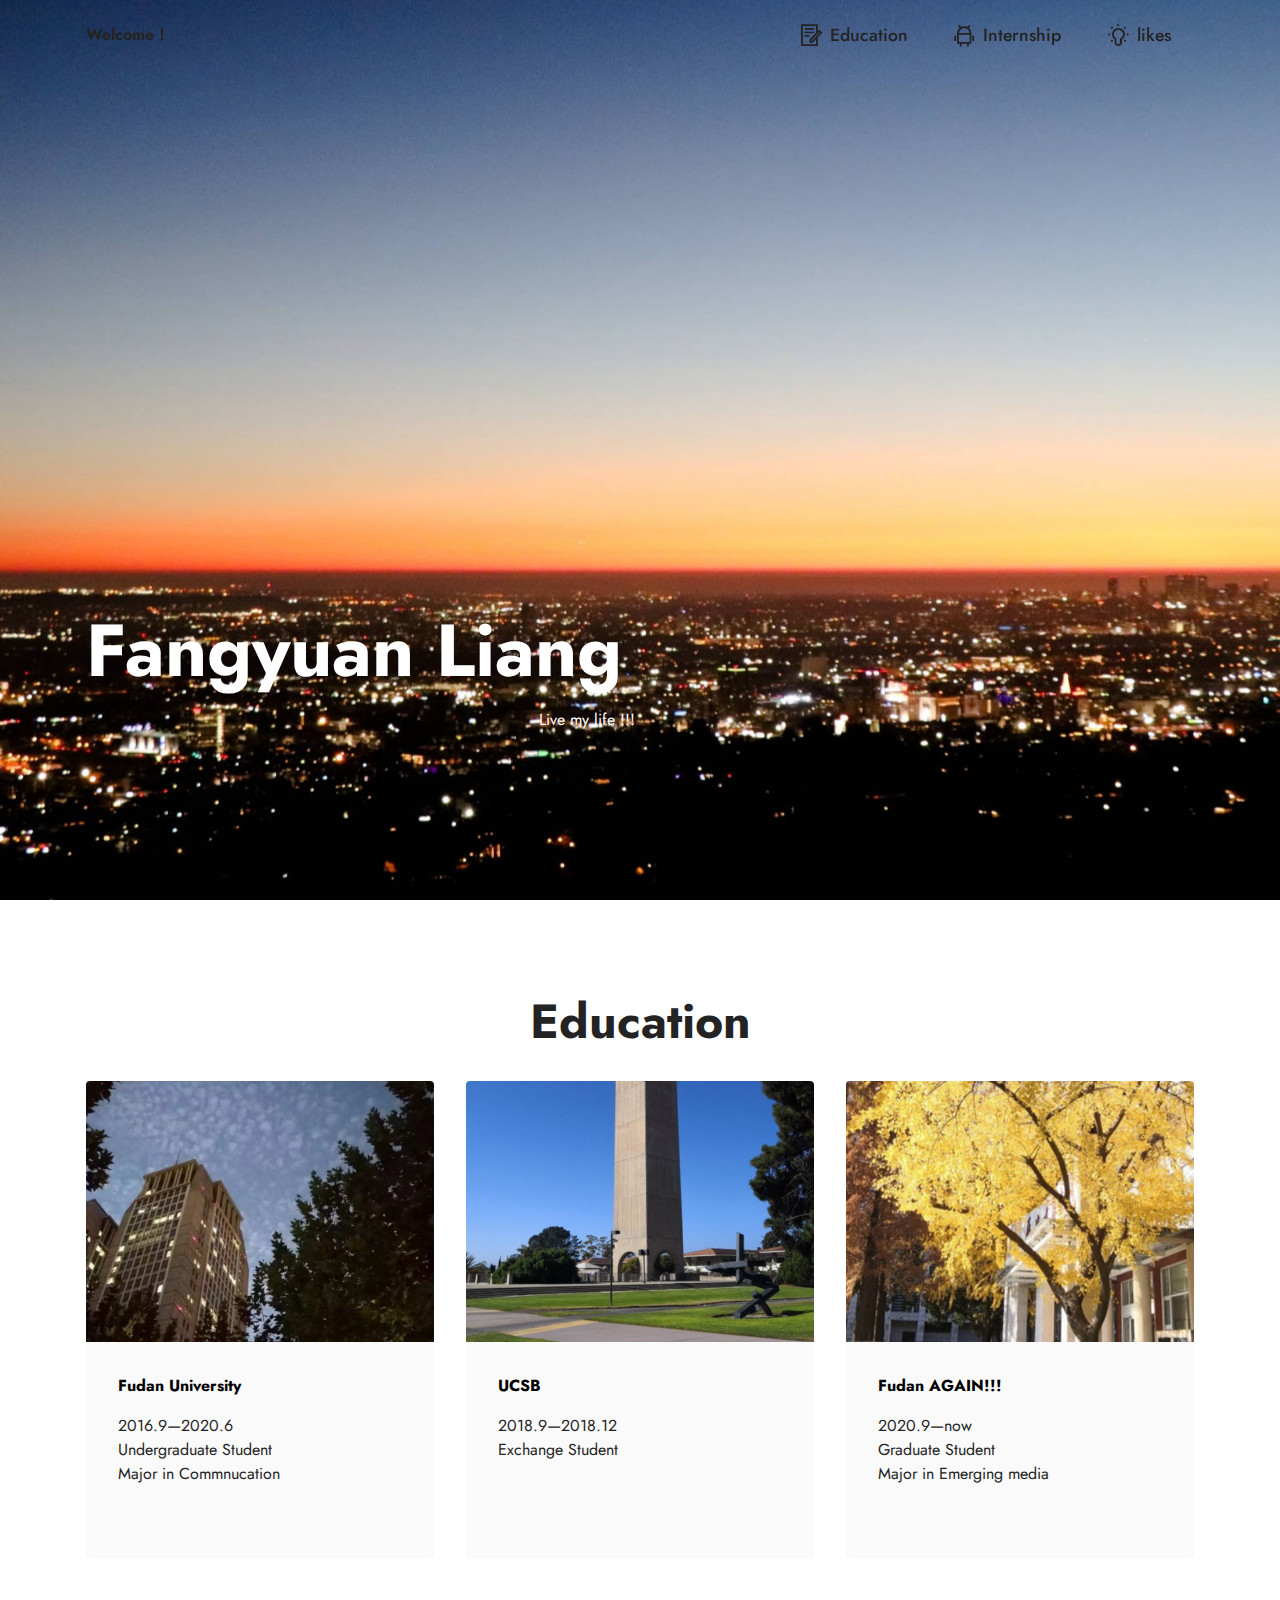
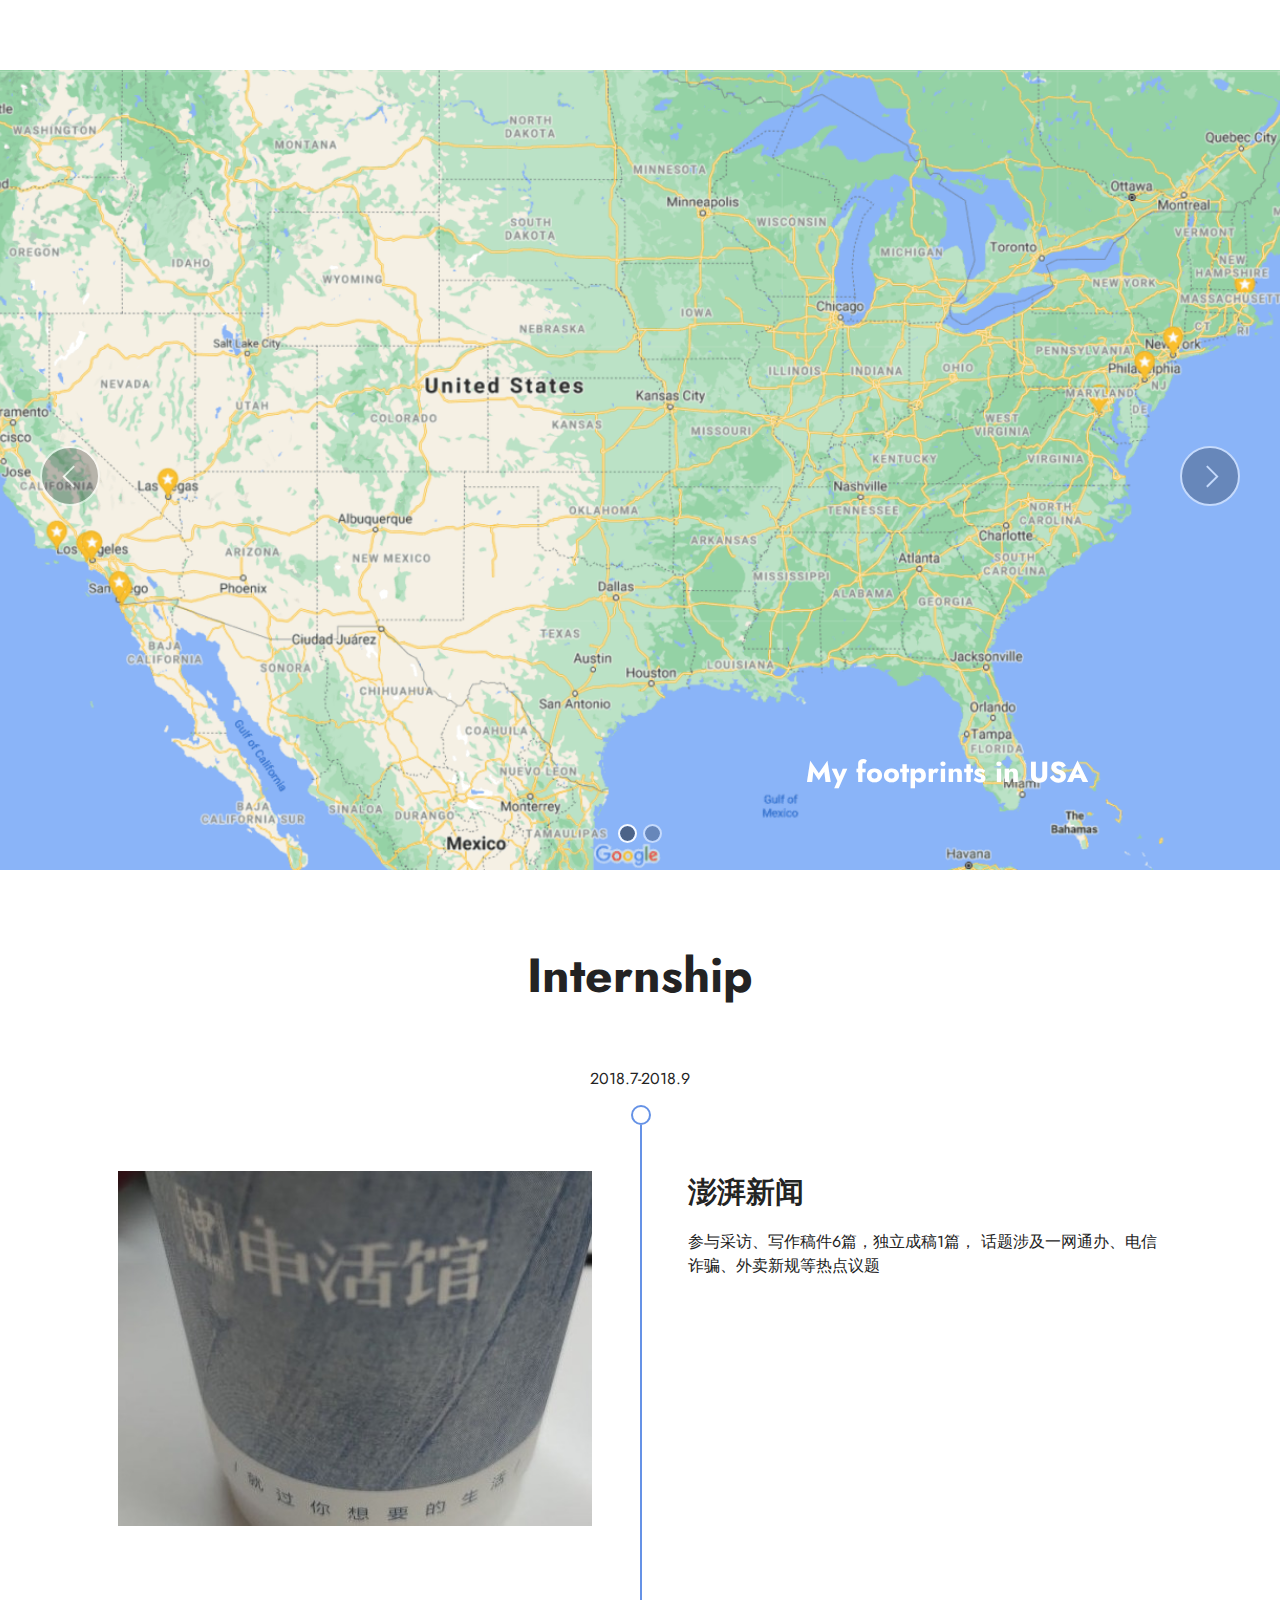
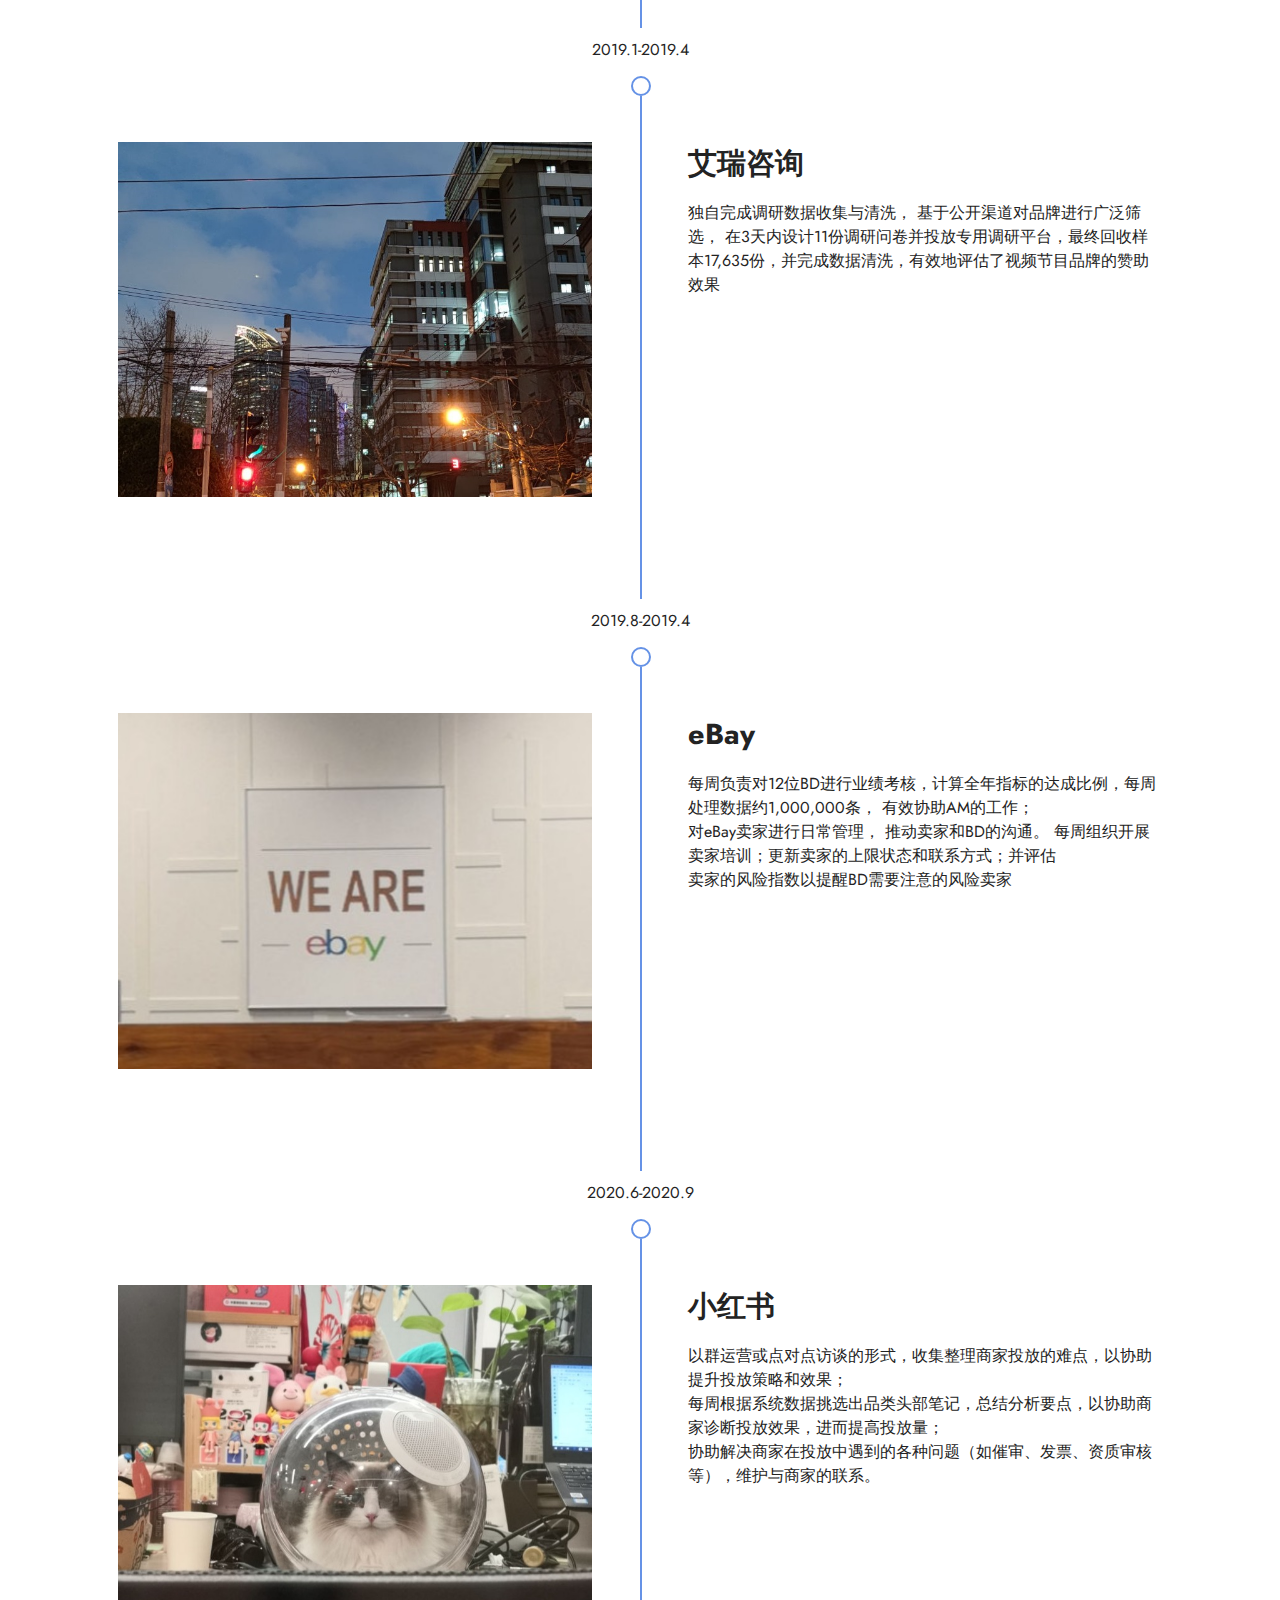
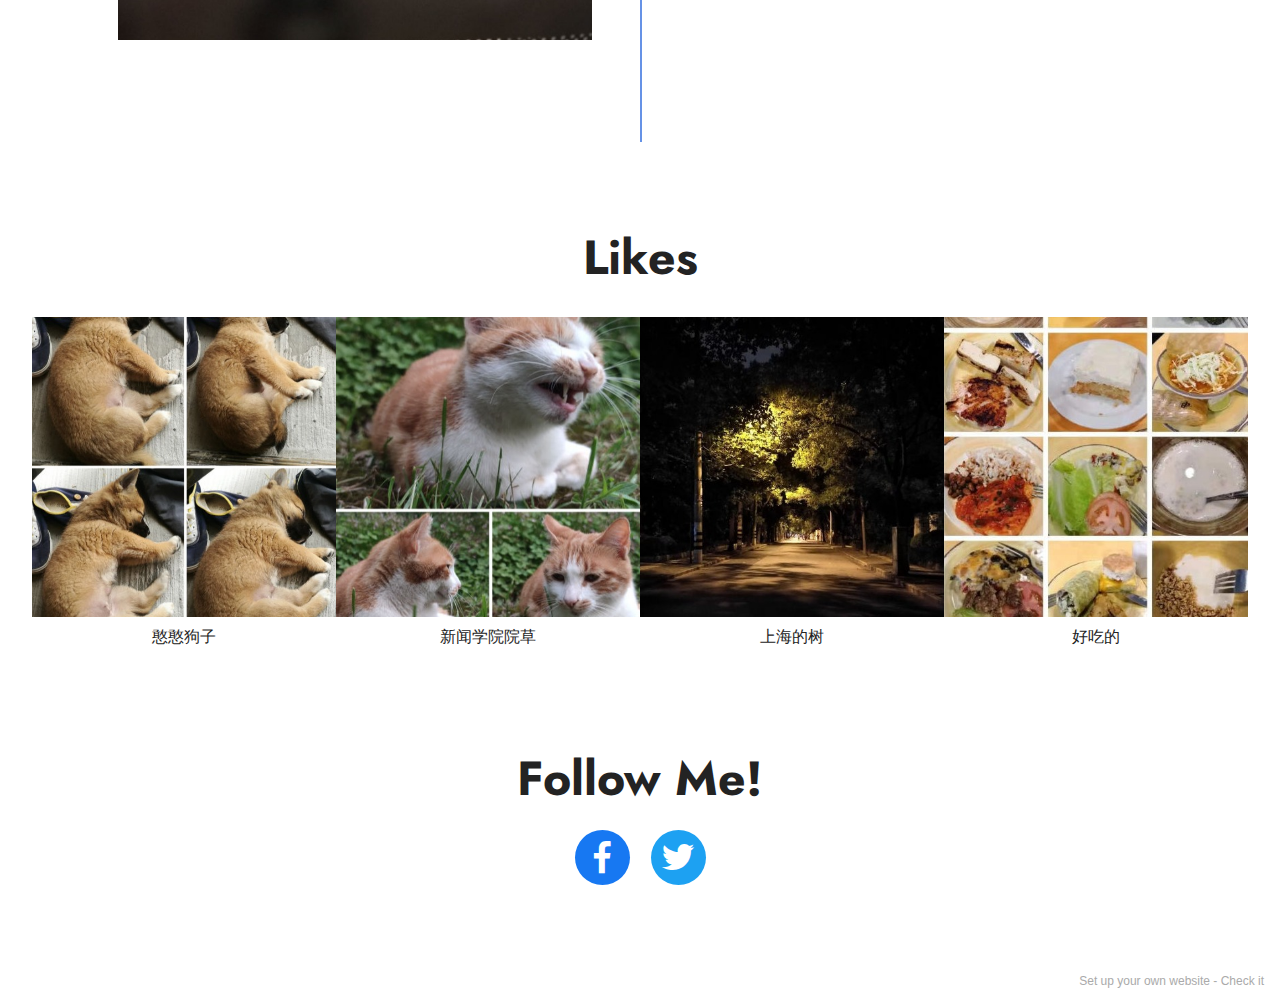
<file: index.html>
<!DOCTYPE html>
<html  >
<head>
  <!-- Site made with Mobirise Website Builder v5.3.5, https://mobirise.com -->
  <meta charset="UTF-8">
  <meta http-equiv="X-UA-Compatible" content="IE=edge">
  <meta name="generator" content="Mobirise v5.3.5, mobirise.com">
  <meta name="viewport" content="width=device-width, initial-scale=1, minimum-scale=1">
  <link rel="shortcut icon" href="assets/images/logo.png" type="image/x-icon">
  <meta name="description" content="">
  
  
  <title>Home</title>
  <link rel="stylesheet" href="assets/web/assets/mobirise-icons2/mobirise2.css">
  <link rel="stylesheet" href="assets/tether/tether.min.css">
  <link rel="stylesheet" href="assets/bootstrap/css/bootstrap.min.css">
  <link rel="stylesheet" href="assets/bootstrap/css/bootstrap-grid.min.css">
  <link rel="stylesheet" href="assets/bootstrap/css/bootstrap-reboot.min.css">
  <link rel="stylesheet" href="assets/dropdown/css/style.css">
  <link rel="stylesheet" href="assets/socicon/css/styles.css">
  <link rel="stylesheet" href="assets/theme/css/style.css">
  <link rel="preload" href="https://fonts.googleapis.com/css2?family=Jost:ital,wght@0,400;0,700;1,400;1,700&display=swap&display=swap" as="style" onload="this.onload=null;this.rel='stylesheet'">
  <noscript><link rel="stylesheet" href="https://fonts.googleapis.com/css2?family=Jost:ital,wght@0,400;0,700;1,400;1,700&display=swap&display=swap"></noscript>
  <link rel="preload" as="style" href="assets/mobirise/css/mbr-additional.css"><link rel="stylesheet" href="assets/mobirise/css/mbr-additional.css" type="text/css">
  
  
  
  
</head>
<body>
  
  <section class="menu menu3 cid-sxPoJ3jx91" once="menu" id="menu3-3">
    
    <nav class="navbar navbar-dropdown navbar-fixed-top navbar-expand-lg">
        <div class="container">
            <div class="navbar-brand">
                
                <span class="navbar-caption-wrap"><a class="navbar-caption text-black display-7" href="https://mobiri.se">Welcome！</a></span>
            </div>
            <button class="navbar-toggler" type="button" data-toggle="collapse" data-target="#navbarSupportedContent" aria-controls="navbarNavAltMarkup" aria-expanded="false" aria-label="Toggle navigation">
                <div class="hamburger">
                    <span></span>
                    <span></span>
                    <span></span>
                    <span></span>
                </div>
            </button>
            <div class="collapse navbar-collapse" id="navbarSupportedContent">
                <ul class="navbar-nav nav-dropdown nav-right" data-app-modern-menu="true"><li class="nav-item"><a class="nav-link link text-black text-primary display-4" href="index.html#features3-a"><span class="mobi-mbri mobi-mbri-contact-form mbr-iconfont mbr-iconfont-btn"></span>Education</a></li>
                    <li class="nav-item"><a class="nav-link link text-black text-primary display-4" href="index.html#timeline3-n"><span class="mobi-mbri mobi-mbri-android mbr-iconfont mbr-iconfont-btn"></span>Internship</a></li>
                    <li class="nav-item"><a class="nav-link link text-black text-primary display-4" href="index.html#gallery6-p"><span class="mobi-mbri mobi-mbri-idea mbr-iconfont mbr-iconfont-btn"></span>likes</a>
                    </li></ul>
                
                
            </div>
        </div>
    </nav>
</section>

<section class="header4 cid-sxPrp0SeCB mbr-fullscreen" id="header4-7">

    
    
    <div class="container">
        <div class="row">
            <div class="content-wrap">
                <h1 class="mbr-section-title mbr-fonts-style mbr-white mb-3 display-1">
                    <strong>Fangyuan&nbsp;</strong><strong>Liang</strong><strong><br></strong></h1>
                
                <p class="mbr-fonts-style mbr-text mbr-white mb-3 display-7">Live my life !!!<br><br></p>

                
            </div>
        </div>
    </div>
</section>

<section class="features3 cid-sxPDEJe7YN" id="features3-a">
    
    
    <div class="container">
        <div class="mbr-section-head">
            <h4 class="mbr-section-title mbr-fonts-style align-center mb-0 display-2">
                <strong>Education</strong></h4>
            
        </div>
        <div class="row mt-4">
            <div class="item features-image сol-12 col-md-6 col-lg-4">
                <div class="item-wrapper">
                    <div class="item-img">
                        <img src="assets/images/-20210519135709-695x927.jpeg" alt="">
                    </div>
                    <div class="item-content">
                        <h5 class="item-title mbr-fonts-style display-7"><strong>Fudan University&nbsp;</strong><br></h5>
                        
                        <p class="mbr-text mbr-fonts-style mt-3 display-7">2016.9—2020.6<br>Undergraduate Student<br>Major in Commnucation<br><br></p>
                    </div>
                    
                </div>
            </div>
            <div class="item features-image сol-12 col-md-6 col-lg-4">
                <div class="item-wrapper">
                    <div class="item-img">
                        <img src="assets/images/-20210519135853-695x927.jpeg" alt="">
                    </div>
                    <div class="item-content">
                        <h5 class="item-title mbr-fonts-style display-7"><strong>UCSB</strong></h5>
                        
                        <p class="mbr-text mbr-fonts-style mt-3 display-7">2018.9—2018.12<br>Exchange Student</p>
                    </div>
                    
                </div>
            </div>
            <div class="item features-image сol-12 col-md-6 col-lg-4">
                <div class="item-wrapper">
                    <div class="item-img">
                        <img src="assets/images/-20210519134604-695x927.jpeg" alt="">
                    </div>
                    <div class="item-content">
                        <h5 class="item-title mbr-fonts-style display-7"><strong>Fudan AGAIN!!!</strong></h5>
                        
                        <p class="mbr-text mbr-fonts-style mt-3 display-7">2020.9—now<br>Graduate Student<br>Major in Emerging media&nbsp;</p>
                    </div>
                    
                </div>
            </div>
        </div>
    </div>
</section>

<section class="slider1 cid-sxPRsIeAgB" id="slider1-h">
    
    <div class="carousel slide" id="sxRyDJioZA" data-ride="carousel" data-interval="5000">
        <ol class="carousel-indicators">
            <li data-slide-to="0" class="active" data-target="#sxRyDJioZA"></li><li data-slide-to="1" class="" data-target="#sxRyDJioZA"></li>
            
            
        </ol>
        <div class="carousel-inner">
            <div class="carousel-item slider-image item active">
                <div class="item-wrapper">
                    <img class="d-block w-100" src="assets/images/-20210519142048-1434x763.png" data-slide-to="0">
                    
                    <div class="carousel-caption">
                        <h5 class="mbr-section-subtitle mbr-fonts-style display-5"><strong>My footprints in USA</strong></h5>
                        <p class="mbr-section-text mbr-fonts-style display-7"></p>
                    </div>
                </div>
            </div><div class="carousel-item slider-image item">
                <div class="item-wrapper">
                    <img class="d-block w-100" src="assets/images/-20210519143704-1069x656.png" data-slide-to="0">
                    
                    <div class="carousel-caption">
                        <h5 class="mbr-section-subtitle mbr-fonts-style display-5"><strong>My footprints in China</strong></h5>
                        <p class="mbr-section-text mbr-fonts-style display-7"></p>
                    </div>
                </div>
            </div>
            
            
        </div>
        <a class="carousel-control carousel-control-prev" role="button" data-slide="prev" href="#sxRyDJioZA">
            <span class="mobi-mbri mobi-mbri-arrow-prev" aria-hidden="true"></span>
            <span class="sr-only">Previous</span>
        </a>
        <a class="carousel-control carousel-control-next" role="button" data-slide="next" href="#sxRyDJioZA">
            <span class="mobi-mbri mobi-mbri-arrow-next" aria-hidden="true"></span>
            <span class="sr-only">Next</span>
        </a>
    </div>
</section>

<section class="timeline3 cid-sxRgynidrv" id="timeline3-n">
    
    
    <div class="container">
        <div class="mbr-section-head">
            <h3 class="mbr-section-title mbr-fonts-style align-center mb-0 display-2">
                <strong>Internship</strong>
            </h3>
            
        </div>
        <div class="timelines-container mt-4">
            <div class="row timeline-element first-separline mb-5">
                <div class="timeline-date col-12">
                    <div class="timeline-date-wrapper">
                        <p class="mbr-timeline-date display-7">
                            2018.7-2018.9</p>
                    </div>
                </div>
                <span class="iconBackground"></span>
                <div class="col-12 col-md-6">
                    <div class="image-wrapper">
                        <img src="assets/images/-20210519185815-948x1264.jpeg" alt="Mobirise" title="">
                    </div>
                </div>
                <div class="col-12 col-md-6">
                    <div class="timeline-text-wrapper">
                        <h4 class="mbr-timeline-title mbr-fonts-style mb-0 display-5">
                            <strong>澎湃新闻</strong></h4>
                        <p class="mbr-text mbr-fonts-style mt-3 mb-0 display-7">
                            参与采访、写作稿件6篇，独立成稿1篇， 话题涉及一网通办、电信诈骗、外卖新规等热点议题
                        </p>
                    </div>
                </div>
            </div>
            <div class="row timeline-element first-separline mb-5">
                <div class="timeline-date col-12">
                    <div class="timeline-date-wrapper">
                        <p class="mbr-timeline-date display-7">
                            2019.1-2019.4</p>
                    </div>
                </div>
                <span class="iconBackground"></span>
                <div class="col-12 col-md-6">
                    <div class="image-wrapper">
                        <img src="assets/images/-20210519201910-948x1264.jpeg" alt="Mobirise" title="">
                    </div>
                </div>
                <div class="col-12 col-md-6">
                    <div class="timeline-text-wrapper">
                        <h4 class="mbr-timeline-title mbr-fonts-style mb-0 display-5">
                            <strong>艾瑞咨询</strong></h4>
                        <p class="mbr-text mbr-fonts-style mt-3 mb-0 display-7">
                            独自完成调研数据收集与清洗， 基于公开渠道对品牌进行广泛筛选， 在3天内设计11份调研问卷并投放专用调研平台，最终回收样本17,635份，并完成数据清洗，有效地评估了视频节目品牌的赞助效果
                        </p>
                    </div>
                </div>
            </div>
            <div class="row timeline-element first-separline mb-5">
                <div class="timeline-date col-12">
                    <div class="timeline-date-wrapper">
                        <p class="mbr-timeline-date display-7">
                            2019.8-2019.4</p>
                    </div>
                </div>
                <span class="iconBackground"></span>
                <div class="col-12 col-md-6">
                    <div class="image-wrapper">
                        <img src="assets/images/-20210519190014-909x1920.jpeg" alt="Mobirise" title="">
                    </div>
                </div>
                <div class="col-12 col-md-6">
                    <div class="timeline-text-wrapper">
                        <h4 class="mbr-timeline-title mbr-fonts-style mb-0 display-5"><strong>eBay</strong></h4>
                        <p class="mbr-text mbr-fonts-style mt-3 mb-0 display-7">每周负责对12位BD进行业绩考核，计算全年指标的达成比例，每周处理数据约1,000,000条， 有效协助AM的工作；
<br>对eBay卖家进行日常管理， 推动卖家和BD的沟通。 每周组织开展卖家培训；更新卖家的上限状态和联系方式；并评估
<br>卖家的风险指数以提醒BD需要注意的风险卖家</p>
                    </div>
                </div>
            </div>
            <div class="row timeline-element first-separline mb-5">
                <div class="timeline-date col-12">
                    <div class="timeline-date-wrapper">
                        <p class="mbr-timeline-date display-7">
                            2020.6-2020.9</p>
                    </div>
                </div>
                <span class="iconBackground"></span>
                <div class="col-12 col-md-6">
                    <div class="image-wrapper">
                        <img src="assets/images/-20210519203254-948x711.jpeg" alt="Mobirise" title="">
                    </div>
                </div>
                <div class="col-12 col-md-6">
                    <div class="timeline-text-wrapper">
                        <h4 class="mbr-timeline-title mbr-fonts-style mb-0 display-5">
                            <strong>小红书</strong></h4>
                        <p class="mbr-text mbr-fonts-style mt-3 mb-0 display-7">以群运营或点对点访谈的形式，收集整理商家投放的难点，以协助提升投放策略和效果；
<br>每周根据系统数据挑选出品类头部笔记，总结分析要点，以协助商家诊断投放效果，进而提高投放量； 
<br>协助解决商家在投放中遇到的各种问题（如催审、发票、资质审核等），维护与商家的联系。</p>
                    </div>
                </div>
            </div>
            
            
            
            
            
            
            
            
        </div>
    </div>
</section>

<section class="gallery6 mbr-gallery cid-sxRkoUGuqC" id="gallery6-p">
    

    

    <div class="container-fluid">
        <div class="mbr-section-head">
            <h3 class="mbr-section-title mbr-fonts-style align-center m-0 display-2"><strong>Likes</strong></h3>
            
        </div>
        <div class="row mbr-gallery mt-4">
            
            <div class="col-12 col-md-6 col-lg-3 item gallery-image active">
                <div class="item-wrapper" data-toggle="modal" data-target="#sxRyDKAOnw-modal">
                    <img class="w-100" src="assets/images/-20210519205544-566x755.jpeg" alt="" data-slide-to="0" data-target="#lb-sxRyDKAOnw">
                    <div class="icon-wrapper">
                        <span class="mobi-mbri mobi-mbri-search mbr-iconfont mbr-iconfont-btn"></span>
                    </div>
                </div>
                <h6 class="mbr-item-subtitle mbr-fonts-style align-center mb-2 mt-2 display-7">憨憨狗子</h6>
            </div><div class="col-12 col-md-6 col-lg-3 item gallery-image">
                <div class="item-wrapper" data-toggle="modal" data-target="#sxRyDKAOnw-modal">
                    <img class="w-100" src="assets/images/-20210519205343-566x755.jpeg" alt="" data-slide-to="1" data-target="#lb-sxRyDKAOnw">
                    <div class="icon-wrapper">
                        <span class="mobi-mbri mobi-mbri-search mbr-iconfont mbr-iconfont-btn"></span>
                    </div>
                </div>
                <h6 class="mbr-item-subtitle mbr-fonts-style align-center mb-2 mt-2 display-7">新闻学院院草</h6>
            </div>
            <div class="col-12 col-md-6 col-lg-3 item gallery-image">
                <div class="item-wrapper" data-toggle="modal" data-target="#sxRyDKAOnw-modal">
                    <img class="w-100" src="assets/images/-20210519135048-566x754.jpeg" alt="" data-slide-to="2" data-target="#lb-sxRyDKAOnw">
                    <div class="icon-wrapper">
                        <span class="mobi-mbri mobi-mbri-search mbr-iconfont mbr-iconfont-btn"></span>
                    </div>
                </div>
                <h6 class="mbr-item-subtitle mbr-fonts-style align-center mb-2 mt-2 display-7">上海的树</h6>
            </div>
            <div class="col-12 col-md-6 col-lg-3 item gallery-image">
                <div class="item-wrapper" data-toggle="modal" data-target="#sxRyDKAOnw-modal">
                    <img class="w-100" src="assets/images/-20210519204628-566x1226.jpeg" alt="" data-slide-to="3" data-target="#lb-sxRyDKAOnw">
                    <div class="icon-wrapper">
                        <span class="mobi-mbri mobi-mbri-search mbr-iconfont mbr-iconfont-btn"></span>
                    </div>
                </div>
                <h6 class="mbr-item-subtitle mbr-fonts-style align-center mb-2 mt-2 display-7">好吃的</h6>
            </div>
        </div>

        <div class="modal mbr-slider" tabindex="-1" role="dialog" aria-hidden="true" id="sxRyDKAOnw-modal">
            <div class="modal-dialog" role="document">
                <div class="modal-content">
                    <div class="modal-body">
                        <div class="carousel slide carousel-fade" id="lb-sxRyDKAOnw" data-ride="carousel" data-interval="6000">
                            <div class="carousel-inner">
                                
                                <div class="carousel-item">
                                    <img class="d-block w-100" src="assets/images/-20210519205544-566x755.jpeg" alt="">
                                </div><div class="carousel-item active">
                                    <img class="d-block w-100" src="assets/images/-20210519205343-566x755.jpeg" alt="">
                                </div>
                                <div class="carousel-item">
                                    <img class="d-block w-100" src="assets/images/-20210519135048-566x754.jpeg" alt="">
                                </div>
                                <div class="carousel-item">
                                    <img class="d-block w-100" src="assets/images/-20210519204628-566x1226.jpeg" alt="">
                                </div>
                            </div>
                            <ol class="carousel-indicators">
                                <li data-slide-to="0" class="active" data-target="#lb-sxRyDKAOnw"></li>
                                <li data-slide-to="1" data-target="#lb-sxRyDKAOnw"></li>
                                <li data-slide-to="2" data-target="#lb-sxRyDKAOnw"></li>
                                <li data-slide-to="3" data-target="#lb-sxRyDKAOnw"></li>
                            </ol>
                            <a role="button" href="" class="close" data-dismiss="modal" aria-label="Close">
                            </a>
                            <a class="carousel-control-prev carousel-control" role="button" data-slide="prev" href="#lb-sxRyDKAOnw">
                                <span class="mobi-mbri mobi-mbri-arrow-prev" aria-hidden="true"></span>
                                <span class="sr-only">Previous</span>
                            </a>
                            <a class="carousel-control-next carousel-control" role="button" data-slide="next" href="#lb-sxRyDKAOnw">
                                <span class="mobi-mbri mobi-mbri-arrow-next" aria-hidden="true"></span>
                                <span class="sr-only">Next</span>
                            </a>
                        </div>
                    </div>
                </div>
            </div>
        </div>
    </div>
</section>

<section class="share3 cid-sxRkfeSoUc" id="share3-o">
    
     
    
    

    <div class="container">
        <div class="media-container-row">
            <div class="col-12">
                <h3 class="mbr-section-title align-center mb-3 mbr-fonts-style display-2">
                    <strong>Follow Me!</strong>
                </h3>
                <div class="social-list align-center">
                   
                    <a class="iconfont-wrapper bg-facebook m-2 " target="_blank" href="https://www.facebook.com/fangyuan.liang.9">
                            <span class="socicon-facebook socicon"></span>
                        </a>
                        <a class="iconfont-wrapper bg-twitter m-2" href="https://twitter.com/Frieda60035644" target="_blank">
                            <span class="socicon-twitter socicon"></span>
                        </a>
                        
                        
                        
                        
                        
                        
                        
                        
                        
                </div>
            </div>
        </div>
    </div>
</section><section style="background-color: #fff; font-family: -apple-system, BlinkMacSystemFont, 'Segoe UI', 'Roboto', 'Helvetica Neue', Arial, sans-serif; color:#aaa; font-size:12px; padding: 0; align-items: center; display: flex;"><a href="https://mobirise.site/u" style="flex: 1 1; height: 3rem; padding-left: 1rem;"></a><p style="flex: 0 0 auto; margin:0; padding-right:1rem;">Set up your own website - <a href="https://mobirise.site/w" style="color:#aaa;">Check it</a></p></section><script src="assets/web/assets/jquery/jquery.min.js"></script>  <script src="assets/popper/popper.min.js"></script>  <script src="assets/tether/tether.min.js"></script>  <script src="assets/bootstrap/js/bootstrap.min.js"></script>  <script src="assets/smoothscroll/smooth-scroll.js"></script>  <script src="assets/dropdown/js/nav-dropdown.js"></script>  <script src="assets/dropdown/js/navbar-dropdown.js"></script>  <script src="assets/touchswipe/jquery.touch-swipe.min.js"></script>  <script src="assets/theme/js/script.js"></script>  
  
  
</body>
</html>
</file>
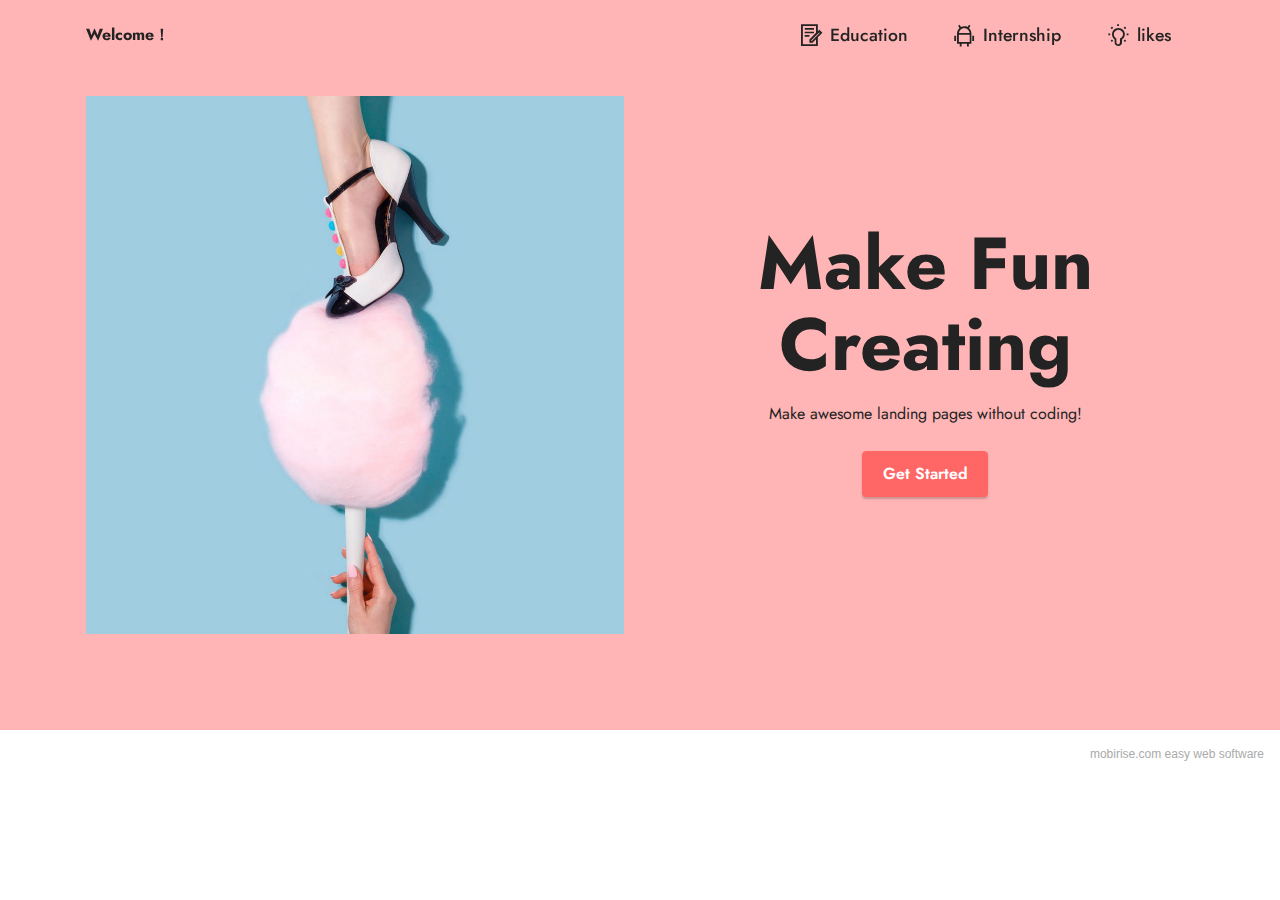
<file: page1.html>
<!DOCTYPE html>
<html  >
<head>
  <!-- Site made with Mobirise Website Builder v5.3.5, https://mobirise.com -->
  <meta charset="UTF-8">
  <meta http-equiv="X-UA-Compatible" content="IE=edge">
  <meta name="generator" content="Mobirise v5.3.5, mobirise.com">
  <meta name="viewport" content="width=device-width, initial-scale=1, minimum-scale=1">
  <link rel="shortcut icon" href="assets/images/logo.png" type="image/x-icon">
  <meta name="description" content="">
  
  
  <title>Education-fd</title>
  <link rel="stylesheet" href="assets/web/assets/mobirise-icons2/mobirise2.css">
  <link rel="stylesheet" href="assets/tether/tether.min.css">
  <link rel="stylesheet" href="assets/bootstrap/css/bootstrap.min.css">
  <link rel="stylesheet" href="assets/bootstrap/css/bootstrap-grid.min.css">
  <link rel="stylesheet" href="assets/bootstrap/css/bootstrap-reboot.min.css">
  <link rel="stylesheet" href="assets/dropdown/css/style.css">
  <link rel="stylesheet" href="assets/socicon/css/styles.css">
  <link rel="stylesheet" href="assets/theme/css/style.css">
  <link rel="preload" href="https://fonts.googleapis.com/css2?family=Jost:ital,wght@0,400;0,700;1,400;1,700&display=swap&display=swap" as="style" onload="this.onload=null;this.rel='stylesheet'">
  <noscript><link rel="stylesheet" href="https://fonts.googleapis.com/css2?family=Jost:ital,wght@0,400;0,700;1,400;1,700&display=swap&display=swap"></noscript>
  <link rel="preload" as="style" href="assets/mobirise/css/mbr-additional.css"><link rel="stylesheet" href="assets/mobirise/css/mbr-additional.css" type="text/css">
  
  
  
  
</head>
<body>
  
  <section class="menu menu3 cid-sxPoJ3jx91" once="menu" id="menu3-b">
    
    <nav class="navbar navbar-dropdown navbar-fixed-top navbar-expand-lg">
        <div class="container">
            <div class="navbar-brand">
                
                <span class="navbar-caption-wrap"><a class="navbar-caption text-black display-7" href="https://mobiri.se">Welcome！</a></span>
            </div>
            <button class="navbar-toggler" type="button" data-toggle="collapse" data-target="#navbarSupportedContent" aria-controls="navbarNavAltMarkup" aria-expanded="false" aria-label="Toggle navigation">
                <div class="hamburger">
                    <span></span>
                    <span></span>
                    <span></span>
                    <span></span>
                </div>
            </button>
            <div class="collapse navbar-collapse" id="navbarSupportedContent">
                <ul class="navbar-nav nav-dropdown nav-right" data-app-modern-menu="true"><li class="nav-item"><a class="nav-link link text-black text-primary display-4" href="index.html#features3-a"><span class="mobi-mbri mobi-mbri-contact-form mbr-iconfont mbr-iconfont-btn"></span>Education</a></li>
                    <li class="nav-item"><a class="nav-link link text-black text-primary display-4" href="index.html#timeline3-n"><span class="mobi-mbri mobi-mbri-android mbr-iconfont mbr-iconfont-btn"></span>Internship</a></li>
                    <li class="nav-item"><a class="nav-link link text-black text-primary display-4" href="index.html#gallery6-p"><span class="mobi-mbri mobi-mbri-idea mbr-iconfont mbr-iconfont-btn"></span>likes</a>
                    </li></ul>
                
                
            </div>
        </div>
    </nav>
</section>

<section class="header11 cid-sxPG1Vp7G8" id="header11-c">

    

    

    <div class="container">
        <div class="row justify-content-center">
            <div class="col-12 col-md-6 image-wrapper">
                <img class="w-100" src="assets/images/sq4.jpg" alt="Mobirise">
            </div>
            <div class="col-12 col-md">
                <div class="text-wrapper text-center">
                    <h1 class="mbr-section-title mbr-fonts-style mb-3 display-1">
                        <strong>Make Fun Creating</strong></h1>
                    <p class="mbr-text mbr-fonts-style display-7">
                        Make awesome landing pages without coding!</p>
                    <div class="mbr-section-btn mt-3"><a class="btn btn-secondary display-7" href="https://mobiri.se">Get Started</a>
                    </div>
                </div>
            </div>
        </div>
    </div>
</section><section style="background-color: #fff; font-family: -apple-system, BlinkMacSystemFont, 'Segoe UI', 'Roboto', 'Helvetica Neue', Arial, sans-serif; color:#aaa; font-size:12px; padding: 0; align-items: center; display: flex;"><a href="https://mobirise.site/z" style="flex: 1 1; height: 3rem; padding-left: 1rem;"></a><p style="flex: 0 0 auto; margin:0; padding-right:1rem;"><a href="https://mobirise.site" style="color:#aaa;">mobirise.com</a> easy web software</p></section><script src="assets/web/assets/jquery/jquery.min.js"></script>  <script src="assets/popper/popper.min.js"></script>  <script src="assets/tether/tether.min.js"></script>  <script src="assets/bootstrap/js/bootstrap.min.js"></script>  <script src="assets/smoothscroll/smooth-scroll.js"></script>  <script src="assets/dropdown/js/nav-dropdown.js"></script>  <script src="assets/dropdown/js/navbar-dropdown.js"></script>  <script src="assets/touchswipe/jquery.touch-swipe.min.js"></script>  <script src="assets/theme/js/script.js"></script>  
  
  
</body>
</html>
</file>
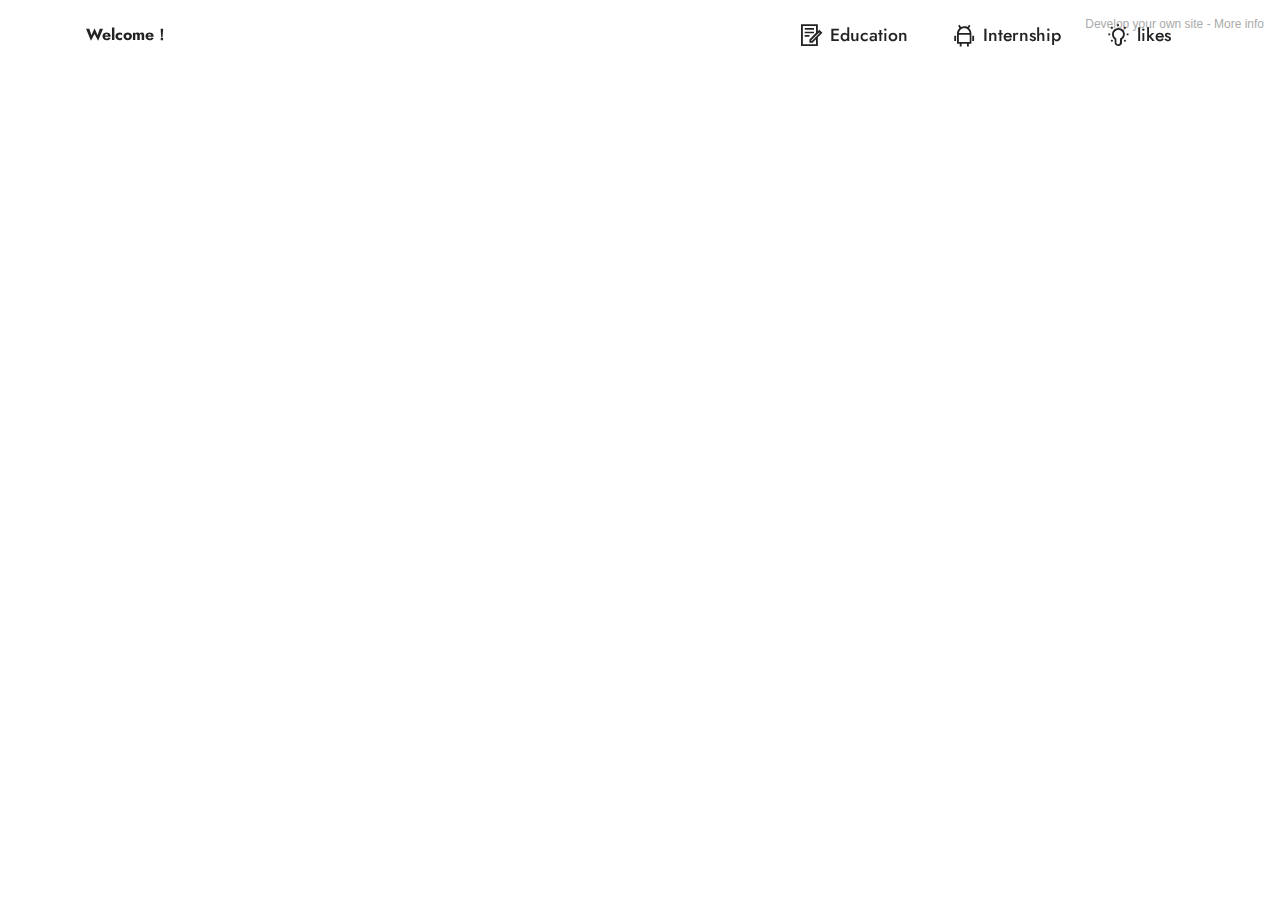
<file: page2.html>
<!DOCTYPE html>
<html  >
<head>
  <!-- Site made with Mobirise Website Builder v5.3.5, https://mobirise.com -->
  <meta charset="UTF-8">
  <meta http-equiv="X-UA-Compatible" content="IE=edge">
  <meta name="generator" content="Mobirise v5.3.5, mobirise.com">
  <meta name="viewport" content="width=device-width, initial-scale=1, minimum-scale=1">
  <link rel="shortcut icon" href="assets/images/logo.png" type="image/x-icon">
  <meta name="description" content="">
  
  
  <title>Travelling&nbsp;</title>
  <link rel="stylesheet" href="assets/web/assets/mobirise-icons2/mobirise2.css">
  <link rel="stylesheet" href="assets/tether/tether.min.css">
  <link rel="stylesheet" href="assets/bootstrap/css/bootstrap.min.css">
  <link rel="stylesheet" href="assets/bootstrap/css/bootstrap-grid.min.css">
  <link rel="stylesheet" href="assets/bootstrap/css/bootstrap-reboot.min.css">
  <link rel="stylesheet" href="assets/dropdown/css/style.css">
  <link rel="stylesheet" href="assets/socicon/css/styles.css">
  <link rel="stylesheet" href="assets/theme/css/style.css">
  <link rel="preload" href="https://fonts.googleapis.com/css2?family=Jost:ital,wght@0,400;0,700;1,400;1,700&display=swap&display=swap" as="style" onload="this.onload=null;this.rel='stylesheet'">
  <noscript><link rel="stylesheet" href="https://fonts.googleapis.com/css2?family=Jost:ital,wght@0,400;0,700;1,400;1,700&display=swap&display=swap"></noscript>
  <link rel="preload" as="style" href="assets/mobirise/css/mbr-additional.css"><link rel="stylesheet" href="assets/mobirise/css/mbr-additional.css" type="text/css">
  
  
  
  
</head>
<body>
  
  <section class="menu menu3 cid-sxPoJ3jx91" once="menu" id="menu3-k">
    
    <nav class="navbar navbar-dropdown navbar-fixed-top navbar-expand-lg">
        <div class="container">
            <div class="navbar-brand">
                
                <span class="navbar-caption-wrap"><a class="navbar-caption text-black display-7" href="https://mobiri.se">Welcome！</a></span>
            </div>
            <button class="navbar-toggler" type="button" data-toggle="collapse" data-target="#navbarSupportedContent" aria-controls="navbarNavAltMarkup" aria-expanded="false" aria-label="Toggle navigation">
                <div class="hamburger">
                    <span></span>
                    <span></span>
                    <span></span>
                    <span></span>
                </div>
            </button>
            <div class="collapse navbar-collapse" id="navbarSupportedContent">
                <ul class="navbar-nav nav-dropdown nav-right" data-app-modern-menu="true"><li class="nav-item"><a class="nav-link link text-black text-primary display-4" href="index.html#features3-a"><span class="mobi-mbri mobi-mbri-contact-form mbr-iconfont mbr-iconfont-btn"></span>Education</a></li>
                    <li class="nav-item"><a class="nav-link link text-black text-primary display-4" href="index.html#timeline3-n"><span class="mobi-mbri mobi-mbri-android mbr-iconfont mbr-iconfont-btn"></span>Internship</a></li>
                    <li class="nav-item"><a class="nav-link link text-black text-primary display-4" href="index.html#gallery6-p"><span class="mobi-mbri mobi-mbri-idea mbr-iconfont mbr-iconfont-btn"></span>likes</a>
                    </li></ul>
                
                
            </div>
        </div>
    </nav>
</section><section style="background-color: #fff; font-family: -apple-system, BlinkMacSystemFont, 'Segoe UI', 'Roboto', 'Helvetica Neue', Arial, sans-serif; color:#aaa; font-size:12px; padding: 0; align-items: center; display: flex;"><a href="https://mobirise.site/o" style="flex: 1 1; height: 3rem; padding-left: 1rem;"></a><p style="flex: 0 0 auto; margin:0; padding-right:1rem;">Develop your own site - <a href="https://mobirise.site/v" style="color:#aaa;">More info</a></p></section><script src="assets/web/assets/jquery/jquery.min.js"></script>  <script src="assets/popper/popper.min.js"></script>  <script src="assets/tether/tether.min.js"></script>  <script src="assets/bootstrap/js/bootstrap.min.js"></script>  <script src="assets/smoothscroll/smooth-scroll.js"></script>  <script src="assets/dropdown/js/nav-dropdown.js"></script>  <script src="assets/dropdown/js/navbar-dropdown.js"></script>  <script src="assets/touchswipe/jquery.touch-swipe.min.js"></script>  <script src="assets/theme/js/script.js"></script>  
  
  
</body>
</html>
</file>
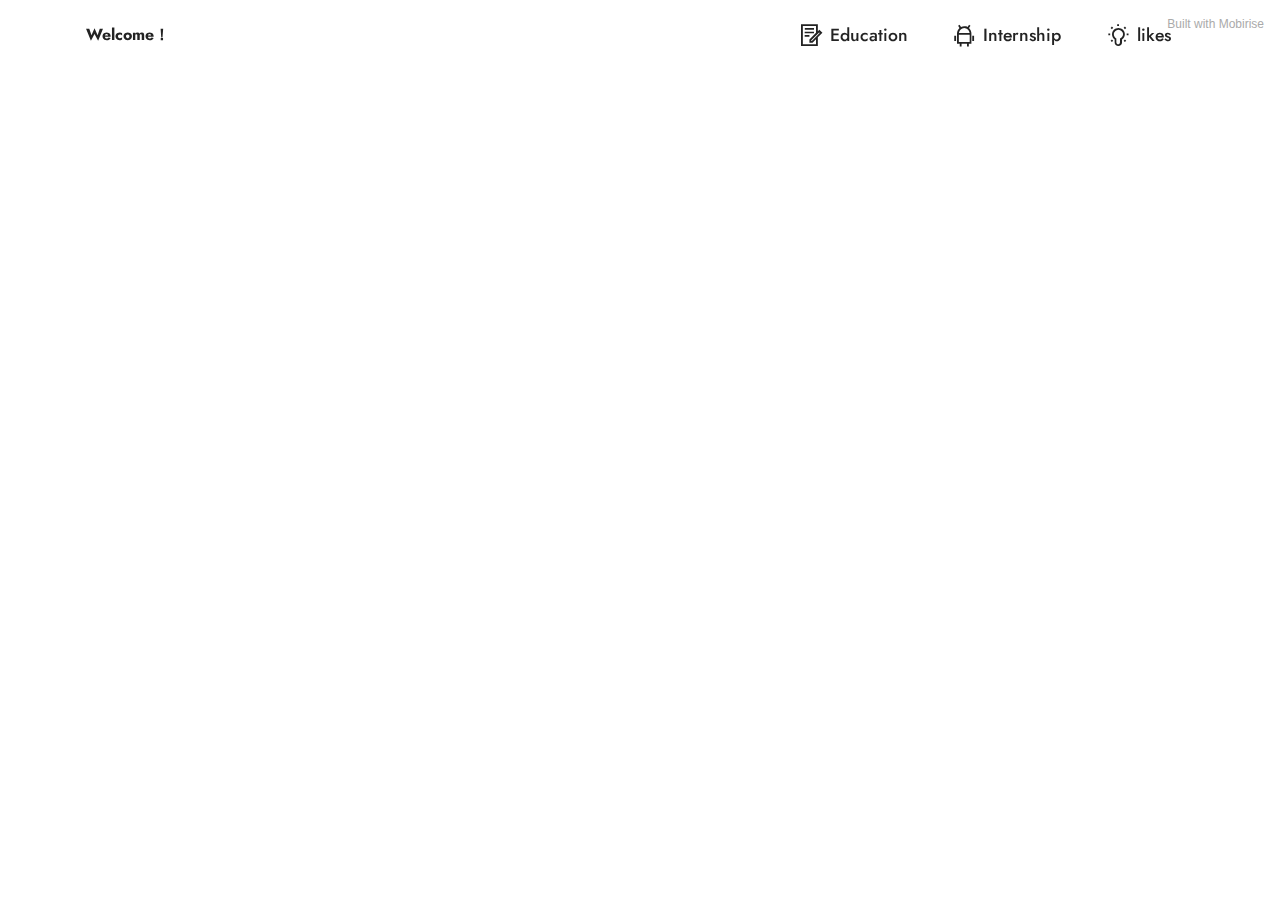
<file: page3.html>
<!DOCTYPE html>
<html  >
<head>
  <!-- Site made with Mobirise Website Builder v5.3.5, https://mobirise.com -->
  <meta charset="UTF-8">
  <meta http-equiv="X-UA-Compatible" content="IE=edge">
  <meta name="generator" content="Mobirise v5.3.5, mobirise.com">
  <meta name="viewport" content="width=device-width, initial-scale=1, minimum-scale=1">
  <link rel="shortcut icon" href="assets/images/logo.png" type="image/x-icon">
  <meta name="description" content="">
  
  
  <title>Liking</title>
  <link rel="stylesheet" href="assets/web/assets/mobirise-icons2/mobirise2.css">
  <link rel="stylesheet" href="assets/tether/tether.min.css">
  <link rel="stylesheet" href="assets/bootstrap/css/bootstrap.min.css">
  <link rel="stylesheet" href="assets/bootstrap/css/bootstrap-grid.min.css">
  <link rel="stylesheet" href="assets/bootstrap/css/bootstrap-reboot.min.css">
  <link rel="stylesheet" href="assets/dropdown/css/style.css">
  <link rel="stylesheet" href="assets/socicon/css/styles.css">
  <link rel="stylesheet" href="assets/theme/css/style.css">
  <link rel="preload" href="https://fonts.googleapis.com/css2?family=Jost:ital,wght@0,400;0,700;1,400;1,700&display=swap&display=swap" as="style" onload="this.onload=null;this.rel='stylesheet'">
  <noscript><link rel="stylesheet" href="https://fonts.googleapis.com/css2?family=Jost:ital,wght@0,400;0,700;1,400;1,700&display=swap&display=swap"></noscript>
  <link rel="preload" as="style" href="assets/mobirise/css/mbr-additional.css"><link rel="stylesheet" href="assets/mobirise/css/mbr-additional.css" type="text/css">
  
  
  
  
</head>
<body>
  
  <section class="menu menu3 cid-sxPoJ3jx91" once="menu" id="menu3-l">
    
    <nav class="navbar navbar-dropdown navbar-fixed-top navbar-expand-lg">
        <div class="container">
            <div class="navbar-brand">
                
                <span class="navbar-caption-wrap"><a class="navbar-caption text-black display-7" href="https://mobiri.se">Welcome！</a></span>
            </div>
            <button class="navbar-toggler" type="button" data-toggle="collapse" data-target="#navbarSupportedContent" aria-controls="navbarNavAltMarkup" aria-expanded="false" aria-label="Toggle navigation">
                <div class="hamburger">
                    <span></span>
                    <span></span>
                    <span></span>
                    <span></span>
                </div>
            </button>
            <div class="collapse navbar-collapse" id="navbarSupportedContent">
                <ul class="navbar-nav nav-dropdown nav-right" data-app-modern-menu="true"><li class="nav-item"><a class="nav-link link text-black text-primary display-4" href="index.html#features3-a"><span class="mobi-mbri mobi-mbri-contact-form mbr-iconfont mbr-iconfont-btn"></span>Education</a></li>
                    <li class="nav-item"><a class="nav-link link text-black text-primary display-4" href="index.html#timeline3-n"><span class="mobi-mbri mobi-mbri-android mbr-iconfont mbr-iconfont-btn"></span>Internship</a></li>
                    <li class="nav-item"><a class="nav-link link text-black text-primary display-4" href="index.html#gallery6-p"><span class="mobi-mbri mobi-mbri-idea mbr-iconfont mbr-iconfont-btn"></span>likes</a>
                    </li></ul>
                
                
            </div>
        </div>
    </nav>
</section><section style="background-color: #fff; font-family: -apple-system, BlinkMacSystemFont, 'Segoe UI', 'Roboto', 'Helvetica Neue', Arial, sans-serif; color:#aaa; font-size:12px; padding: 0; align-items: center; display: flex;"><a href="https://mobirise.site/q" style="flex: 1 1; height: 3rem; padding-left: 1rem;"></a><p style="flex: 0 0 auto; margin:0; padding-right:1rem;">Built with <a href="https://mobirise.site/a" style="color:#aaa;">Mobirise</a></p></section><script src="assets/web/assets/jquery/jquery.min.js"></script>  <script src="assets/popper/popper.min.js"></script>  <script src="assets/tether/tether.min.js"></script>  <script src="assets/bootstrap/js/bootstrap.min.js"></script>  <script src="assets/smoothscroll/smooth-scroll.js"></script>  <script src="assets/dropdown/js/nav-dropdown.js"></script>  <script src="assets/dropdown/js/navbar-dropdown.js"></script>  <script src="assets/touchswipe/jquery.touch-swipe.min.js"></script>  <script src="assets/theme/js/script.js"></script>  
  
  
</body>
</html>
</file>
<file: assets/web/assets/mobirise-icons2/mobirise2.css>
@font-face {
  font-family: 'Moririse2';
  font-display: swap;
  src:  url('mobirise2.eot?f2bix4');
  src:  url('mobirise2.eot?f2bix4#iefix') format('embedded-opentype'),
    url('mobirise2.ttf?f2bix4') format('truetype'),
    url('mobirise2.woff?f2bix4') format('woff'),
    url('mobirise2.svg?f2bix4#mobirise2') format('svg');
  font-weight: normal;
  font-style: normal;
}

[class^="mobi-"], [class*=" mobi-"] {
  /* use !important to prevent issues with browser extensions that change fonts */
  font-family: 'Moririse2' !important;
  speak: none;
  font-style: normal;
  font-weight: normal;
  font-variant: normal;
  text-transform: none;
  line-height: 1;

  /* Better Font Rendering =========== */
  -webkit-font-smoothing: antialiased;
  -moz-osx-font-smoothing: grayscale;
}

.mobi-mbri-add-submenu:before {
  content: "\e900";
}
.mobi-mbri-alert:before {
  content: "\e901";
}
.mobi-mbri-align-center:before {
  content: "\e902";
}
.mobi-mbri-align-justify:before {
  content: "\e903";
}
.mobi-mbri-align-left:before {
  content: "\e904";
}
.mobi-mbri-align-right:before {
  content: "\e905";
}
.mobi-mbri-android:before {
  content: "\e906";
}
.mobi-mbri-apple:before {
  content: "\e907";
}
.mobi-mbri-arrow-down:before {
  content: "\e908";
}
.mobi-mbri-arrow-next:before {
  content: "\e909";
}
.mobi-mbri-arrow-prev:before {
  content: "\e90a";
}
.mobi-mbri-arrow-up:before {
  content: "\e90b";
}
.mobi-mbri-bold:before {
  content: "\e90c";
}
.mobi-mbri-bookmark:before {
  content: "\e90d";
}
.mobi-mbri-bootstrap:before {
  content: "\e90e";
}
.mobi-mbri-briefcase:before {
  content: "\e90f";
}
.mobi-mbri-browse:before {
  content: "\e910";
}
.mobi-mbri-bulleted-list:before {
  content: "\e911";
}
.mobi-mbri-calendar:before {
  content: "\e912";
}
.mobi-mbri-camera:before {
  content: "\e913";
}
.mobi-mbri-cart-add:before {
  content: "\e914";
}
.mobi-mbri-cart-full:before {
  content: "\e915";
}
.mobi-mbri-cash:before {
  content: "\e916";
}
.mobi-mbri-change-style:before {
  content: "\e917";
}
.mobi-mbri-chat:before {
  content: "\e918";
}
.mobi-mbri-clock:before {
  content: "\e919";
}
.mobi-mbri-close:before {
  content: "\e91a";
}
.mobi-mbri-cloud:before {
  content: "\e91b";
}
.mobi-mbri-code:before {
  content: "\e91c";
}
.mobi-mbri-contact-form:before {
  content: "\e91d";
}
.mobi-mbri-credit-card:before {
  content: "\e91e";
}
.mobi-mbri-cursor-click:before {
  content: "\e91f";
}
.mobi-mbri-cust-feedback:before {
  content: "\e920";
}
.mobi-mbri-database:before {
  content: "\e921";
}
.mobi-mbri-delivery:before {
  content: "\e922";
}
.mobi-mbri-desktop:before {
  content: "\e923";
}
.mobi-mbri-devices:before {
  content: "\e924";
}
.mobi-mbri-down:before {
  content: "\e925";
}
.mobi-mbri-download-2:before {
  content: "\e926";
}
.mobi-mbri-download:before {
  content: "\e927";
}
.mobi-mbri-drag-n-drop-2:before {
  content: "\e928";
}
.mobi-mbri-drag-n-drop:before {
  content: "\e929";
}
.mobi-mbri-edit-2:before {
  content: "\e92a";
}
.mobi-mbri-edit:before {
  content: "\e92b";
}
.mobi-mbri-error:before {
  content: "\e92c";
}
.mobi-mbri-extension:before {
  content: "\e92d";
}
.mobi-mbri-features:before {
  content: "\e92e";
}
.mobi-mbri-file:before {
  content: "\e92f";
}
.mobi-mbri-flag:before {
  content: "\e930";
}
.mobi-mbri-folder:before {
  content: "\e931";
}
.mobi-mbri-gift:before {
  content: "\e932";
}
.mobi-mbri-github:before {
  content: "\e933";
}
.mobi-mbri-globe-2:before {
  content: "\e934";
}
.mobi-mbri-globe:before {
  content: "\e935";
}
.mobi-mbri-growing-chart:before {
  content: "\e936";
}
.mobi-mbri-hearth:before {
  content: "\e937";
}
.mobi-mbri-help:before {
  content: "\e938";
}
.mobi-mbri-home:before {
  content: "\e939";
}
.mobi-mbri-hot-cup:before {
  content: "\e93a";
}
.mobi-mbri-idea:before {
  content: "\e93b";
}
.mobi-mbri-image-gallery:before {
  content: "\e93c";
}
.mobi-mbri-image-slider:before {
  content: "\e93d";
}
.mobi-mbri-info:before {
  content: "\e93e";
}
.mobi-mbri-italic:before {
  content: "\e93f";
}
.mobi-mbri-key:before {
  content: "\e940";
}
.mobi-mbri-laptop:before {
  content: "\e941";
}
.mobi-mbri-layers:before {
  content: "\e942";
}
.mobi-mbri-left-right:before {
  content: "\e943";
}
.mobi-mbri-left:before {
  content: "\e944";
}
.mobi-mbri-letter:before {
  content: "\e945";
}
.mobi-mbri-like:before {
  content: "\e946";
}
.mobi-mbri-link:before {
  content: "\e947";
}
.mobi-mbri-lock:before {
  content: "\e948";
}
.mobi-mbri-login:before {
  content: "\e949";
}
.mobi-mbri-logout:before {
  content: "\e94a";
}
.mobi-mbri-magic-stick:before {
  content: "\e94b";
}
.mobi-mbri-map-pin:before {
  content: "\e94c";
}
.mobi-mbri-menu:before {
  content: "\e94d";
}
.mobi-mbri-mobile-2:before {
  content: "\e94e";
}
.mobi-mbri-mobile-horizontal:before {
  content: "\e94f";
}
.mobi-mbri-mobile:before {
  content: "\e950";
}
.mobi-mbri-mobirise:before {
  content: "\e951";
}
.mobi-mbri-more-horizontal:before {
  content: "\e952";
}
.mobi-mbri-more-vertical:before {
  content: "\e953";
}
.mobi-mbri-music:before {
  content: "\e954";
}
.mobi-mbri-new-file:before {
  content: "\e955";
}
.mobi-mbri-numbered-list:before {
  content: "\e956";
}
.mobi-mbri-opened-folder:before {
  content: "\e957";
}
.mobi-mbri-pages:before {
  content: "\e958";
}
.mobi-mbri-paper-plane:before {
  content: "\e959";
}
.mobi-mbri-paperclip:before {
  content: "\e95a";
}
.mobi-mbri-phone:before {
  content: "\e95b";
}
.mobi-mbri-photo:before {
  content: "\e95c";
}
.mobi-mbri-photos:before {
  content: "\e95d";
}
.mobi-mbri-pin:before {
  content: "\e95e";
}
.mobi-mbri-play:before {
  content: "\e95f";
}
.mobi-mbri-plus:before {
  content: "\e960";
}
.mobi-mbri-preview:before {
  content: "\e961";
}
.mobi-mbri-print:before {
  content: "\e962";
}
.mobi-mbri-protect:before {
  content: "\e963";
}
.mobi-mbri-question:before {
  content: "\e964";
}
.mobi-mbri-quote-left:before {
  content: "\e965";
}
.mobi-mbri-quote-right:before {
  content: "\e966";
}
.mobi-mbri-redo:before {
  content: "\e967";
}
.mobi-mbri-refresh:before {
  content: "\e968";
}
.mobi-mbri-responsive-2:before {
  content: "\e969";
}
.mobi-mbri-responsive:before {
  content: "\e96a";
}
.mobi-mbri-right:before {
  content: "\e96b";
}
.mobi-mbri-rocket:before {
  content: "\e96c";
}
.mobi-mbri-sad-face:before {
  content: "\e96d";
}
.mobi-mbri-sale:before {
  content: "\e96e";
}
.mobi-mbri-save:before {
  content: "\e96f";
}
.mobi-mbri-search:before {
  content: "\e970";
}
.mobi-mbri-setting-2:before {
  content: "\e971";
}
.mobi-mbri-setting-3:before {
  content: "\e972";
}
.mobi-mbri-setting:before {
  content: "\e973";
}
.mobi-mbri-share:before {
  content: "\e974";
}
.mobi-mbri-shopping-bag:before {
  content: "\e975";
}
.mobi-mbri-shopping-basket:before {
  content: "\e976";
}
.mobi-mbri-shopping-cart:before {
  content: "\e977";
}
.mobi-mbri-sites:before {
  content: "\e978";
}
.mobi-mbri-smile-face:before {
  content: "\e979";
}
.mobi-mbri-speed:before {
  content: "\e97a";
}
.mobi-mbri-star:before {
  content: "\e97b";
}
.mobi-mbri-success:before {
  content: "\e97c";
}
.mobi-mbri-sun:before {
  content: "\e97d";
}
.mobi-mbri-sun2:before {
  content: "\e97e";
}
.mobi-mbri-tablet-vertical:before {
  content: "\e97f";
}
.mobi-mbri-tablet:before {
  content: "\e980";
}
.mobi-mbri-target:before {
  content: "\e981";
}
.mobi-mbri-timer:before {
  content: "\e982";
}
.mobi-mbri-to-ftp:before {
  content: "\e983";
}
.mobi-mbri-to-local-drive:before {
  content: "\e984";
}
.mobi-mbri-touch-swipe:before {
  content: "\e985";
}
.mobi-mbri-touch:before {
  content: "\e986";
}
.mobi-mbri-trash:before {
  content: "\e987";
}
.mobi-mbri-underline:before {
  content: "\e988";
}
.mobi-mbri-undo:before {
  content: "\e989";
}
.mobi-mbri-unlink:before {
  content: "\e98a";
}
.mobi-mbri-unlock:before {
  content: "\e98b";
}
.mobi-mbri-up-down:before {
  content: "\e98c";
}
.mobi-mbri-up:before {
  content: "\e98d";
}
.mobi-mbri-update:before {
  content: "\e98e";
}
.mobi-mbri-upload-2:before {
  content: "\e98f";
}
.mobi-mbri-upload:before {
  content: "\e990";
}
.mobi-mbri-user-2:before {
  content: "\e991";
}
.mobi-mbri-user:before {
  content: "\e992";
}
.mobi-mbri-users:before {
  content: "\e993";
}
.mobi-mbri-video-play:before {
  content: "\e994";
}
.mobi-mbri-video:before {
  content: "\e995";
}
.mobi-mbri-watch:before {
  content: "\e996";
}
.mobi-mbri-website-theme-2:before {
  content: "\e997";
}
.mobi-mbri-website-theme:before {
  content: "\e998";
}
.mobi-mbri-wifi:before {
  content: "\e999";
}
.mobi-mbri-windows:before {
  content: "\e99a";
}
.mobi-mbri-zoom-in:before {
  content: "\e99b";
}
.mobi-mbri-zoom-out:before {
  content: "\e99c";
}
</file>
<file: assets/dropdown/css/style.css>
.navbar-dropdown {
  left: 0;
  padding: 0;
  position: absolute;
  right: 0;
  top: 0;
  transition: all 0.45s ease;
  z-index: 1030;
  background: #282828; }
  .navbar-dropdown .navbar-logo {
    margin-right: 0.8rem;
    transition: margin 0.3s ease-in-out;
    vertical-align: middle; }
    .navbar-dropdown .navbar-logo img {
      height: 3.125rem;
      transition: all 0.3s ease-in-out; }
    .navbar-dropdown .navbar-logo.mbr-iconfont {
      font-size: 3.125rem;
      line-height: 3.125rem; }
  .navbar-dropdown .navbar-caption {
    font-weight: 700;
    white-space: normal;
    vertical-align: -4px;
    line-height: 3.125rem !important; }
    .navbar-dropdown .navbar-caption, .navbar-dropdown .navbar-caption:hover {
      color: inherit;
      text-decoration: none; }
  .navbar-dropdown .mbr-iconfont + .navbar-caption {
    vertical-align: -1px; }
  .navbar-dropdown.navbar-fixed-top {
    position: fixed; }
  .navbar-dropdown .navbar-brand span {
    vertical-align: -4px; }
  .navbar-dropdown.bg-color.transparent {
    background: none; }
  .navbar-dropdown.navbar-short .navbar-brand {
    padding: 0.625rem 0; }
    .navbar-dropdown.navbar-short .navbar-brand span {
      vertical-align: -1px; }
  .navbar-dropdown.navbar-short .navbar-caption {
    line-height: 2.375rem !important;
    vertical-align: -2px; }
  .navbar-dropdown.navbar-short .navbar-logo {
    margin-right: 0.5rem; }
    .navbar-dropdown.navbar-short .navbar-logo img {
      height: 2.375rem; }
    .navbar-dropdown.navbar-short .navbar-logo.mbr-iconfont {
      font-size: 2.375rem;
      line-height: 2.375rem; }
  .navbar-dropdown.navbar-short .mbr-table-cell {
    height: 3.625rem; }
  .navbar-dropdown .navbar-close {
    left: 0.6875rem;
    position: fixed;
    top: 0.75rem;
    z-index: 1000; }
  .navbar-dropdown .hamburger-icon {
    content: "";
    display: inline-block;
    vertical-align: middle;
    width: 16px;
    -webkit-box-shadow: 0 -6px 0 1px #282828,0 0 0 1px #282828,0 6px 0 1px #282828;
    -moz-box-shadow: 0 -6px 0 1px #282828,0 0 0 1px #282828,0 6px 0 1px #282828;
    box-shadow: 0 -6px 0 1px #282828,0 0 0 1px #282828,0 6px 0 1px #282828; }

.dropdown-menu .dropdown-toggle[data-toggle="dropdown-submenu"]::after {
  border-bottom: 0.35em solid transparent;
  border-left: 0.35em solid;
  border-right: 0;
  border-top: 0.35em solid transparent;
  margin-left: 0.3rem; }

.dropdown-menu .dropdown-item:focus {
  outline: 0; }

.nav-dropdown {
  font-size: 0.75rem;
  font-weight: 500;
  height: auto !important; }
  .nav-dropdown .nav-btn {
    padding-left: 1rem; }
  .nav-dropdown .link {
    margin: .667em 1.667em;
    font-weight: 500;
    padding: 0;
    transition: color .2s ease-in-out; }
    .nav-dropdown .link.dropdown-toggle {
      margin-right: 2.583em; }
      .nav-dropdown .link.dropdown-toggle::after {
        margin-left: .25rem;
        border-top: 0.35em solid;
        border-right: 0.35em solid transparent;
        border-left: 0.35em solid transparent;
        border-bottom: 0; }
      .nav-dropdown .link.dropdown-toggle[aria-expanded="true"] {
        margin: 0;
        padding: 0.667em 3.263em  0.667em 1.667em; }
  .nav-dropdown .link::after,
  .nav-dropdown .dropdown-item::after {
    color: inherit; }
  .nav-dropdown .btn {
    font-size: 0.75rem;
    font-weight: 700;
    letter-spacing: 0;
    margin-bottom: 0;
    padding-left: 1.25rem;
    padding-right: 1.25rem; }
  .nav-dropdown .dropdown-menu {
    border-radius: 0;
    border: 0;
    left: 0;
    margin: 0;
    padding-bottom: 1.25rem;
    padding-top: 1.25rem;
    position: relative; }
  .nav-dropdown .dropdown-submenu {
    margin-left: 0.125rem;
    top: 0; }
  .nav-dropdown .dropdown-item {
    font-weight: 500;
    line-height: 2;
    padding: 0.3846em 4.615em 0.3846em 1.5385em;
    position: relative;
    transition: color .2s ease-in-out, background-color .2s ease-in-out; }
    .nav-dropdown .dropdown-item::after {
      margin-top: -0.3077em;
      position: absolute;
      right: 1.1538em;
      top: 50%; }
    .nav-dropdown .dropdown-item:focus, .nav-dropdown .dropdown-item:hover {
      background: none; }

@media (max-width: 767px) {
  .nav-dropdown.navbar-toggleable-sm {
    bottom: 0;
    display: none;
    left: 0;
    overflow-x: hidden;
    position: fixed;
    top: 0;
    transform: translateX(-100%);
    -ms-transform: translateX(-100%);
    -webkit-transform: translateX(-100%);
    width: 18.75rem;
    z-index: 999; } }
.nav-dropdown.navbar-toggleable-xl {
  bottom: 0;
  display: none;
  left: 0;
  overflow-x: hidden;
  position: fixed;
  top: 0;
  transform: translateX(-100%);
  -ms-transform: translateX(-100%);
  -webkit-transform: translateX(-100%);
  width: 18.75rem;
  z-index: 999; }

.nav-dropdown-sm {
  display: block !important;
  overflow-x: hidden;
  overflow: auto;
  padding-top: 3.875rem; }
  .nav-dropdown-sm::after {
    content: "";
    display: block;
    height: 3rem;
    width: 100%; }
  .nav-dropdown-sm.collapse.in ~ .navbar-close {
    display: block !important; }
  .nav-dropdown-sm.collapsing, .nav-dropdown-sm.collapse.in {
    transform: translateX(0);
    -ms-transform: translateX(0);
    -webkit-transform: translateX(0);
    transition: all 0.25s ease-out;
    -webkit-transition: all 0.25s ease-out;
    background: #282828; }
  .nav-dropdown-sm.collapsing[aria-expanded="false"] {
    transform: translateX(-100%);
    -ms-transform: translateX(-100%);
    -webkit-transform: translateX(-100%); }
  .nav-dropdown-sm .nav-item {
    display: block;
    margin-left: 0 !important;
    padding-left: 0; }
  .nav-dropdown-sm .link,
  .nav-dropdown-sm .dropdown-item {
    border-top: 1px dotted rgba(255, 255, 255, 0.1);
    font-size: 0.8125rem;
    line-height: 1.6;
    margin: 0 !important;
    padding: 0.875rem 2.4rem 0.875rem 1.5625rem !important;
    position: relative;
    white-space: normal; }
    .nav-dropdown-sm .link:focus, .nav-dropdown-sm .link:hover,
    .nav-dropdown-sm .dropdown-item:focus,
    .nav-dropdown-sm .dropdown-item:hover {
      background: rgba(0, 0, 0, 0.2) !important;
      color: #c0a375; }
  .nav-dropdown-sm .nav-btn {
    position: relative;
    padding: 1.5625rem 1.5625rem 0 1.5625rem; }
    .nav-dropdown-sm .nav-btn::before {
      border-top: 1px dotted rgba(255, 255, 255, 0.1);
      content: "";
      left: 0;
      position: absolute;
      top: 0;
      width: 100%; }
    .nav-dropdown-sm .nav-btn + .nav-btn {
      padding-top: 0.625rem; }
      .nav-dropdown-sm .nav-btn + .nav-btn::before {
        display: none; }
  .nav-dropdown-sm .btn {
    padding: 0.625rem 0; }
  .nav-dropdown-sm .dropdown-toggle[data-toggle="dropdown-submenu"]::after {
    margin-left: .25rem;
    border-top: 0.35em solid;
    border-right: 0.35em solid transparent;
    border-left: 0.35em solid transparent;
    border-bottom: 0; }
  .nav-dropdown-sm .dropdown-toggle[data-toggle="dropdown-submenu"][aria-expanded="true"]::after {
    border-top: 0;
    border-right: 0.35em solid transparent;
    border-left: 0.35em solid transparent;
    border-bottom: 0.35em solid; }
  .nav-dropdown-sm .dropdown-menu {
    margin: 0;
    padding: 0;
    position: relative;
    top: 0;
    left: 0;
    width: 100%;
    border: 0;
    float: none;
    border-radius: 0;
    background: none; }
  .nav-dropdown-sm .dropdown-submenu {
    left: 100%;
    margin-left: 0.125rem;
    margin-top: -1.25rem;
    top: 0; }

.navbar-toggleable-sm .nav-dropdown .dropdown-menu {
  position: absolute; }

.navbar-toggleable-sm .nav-dropdown .dropdown-submenu {
  left: 100%;
  margin-left: 0.125rem;
  margin-top: -1.25rem;
  top: 0; }

.navbar-toggleable-sm.opened .nav-dropdown .dropdown-menu {
  position: relative; }

.navbar-toggleable-sm.opened .nav-dropdown .dropdown-submenu {
  left: 0;
  margin-left: 00rem;
  margin-top: 0rem;
  top: 0; }

.is-builder .nav-dropdown.collapsing {
  transition: none !important; }

/*# sourceMappingURL=style.css.map */
</file>
<file: assets/socicon/css/styles.css>
@charset "UTF-8";

@font-face {
  font-family: 'Socicon';
  src:  url('../fonts/socicon.eot');
  src:  url('../fonts/socicon.eot?#iefix') format('embedded-opentype'),
    url('../fonts/socicon.woff2') format('woff2'),
    url('../fonts/socicon.ttf') format('truetype'),
    url('../fonts/socicon.woff') format('woff'),
    url('../fonts/socicon.svg#socicon') format('svg');
  font-weight: normal;
  font-style: normal;
  font-display: swap;
}

[data-icon]:before {
  font-family: "socicon" !important;
  content: attr(data-icon);
  font-style: normal !important;
  font-weight: normal !important;
  font-variant: normal !important;
  text-transform: none !important;
  speak: none;
  line-height: 1;
  -webkit-font-smoothing: antialiased;
  -moz-osx-font-smoothing: grayscale;
}

[class^="socicon-"], [class*=" socicon-"] {
  /* use !important to prevent issues with browser extensions that change fonts */
  font-family: 'Socicon' !important;
  speak: none;
  font-style: normal;
  font-weight: normal;
  font-variant: normal;
  text-transform: none;
  line-height: 1;

  /* Better Font Rendering =========== */
  -webkit-font-smoothing: antialiased;
  -moz-osx-font-smoothing: grayscale;
}

.socicon-eitaa:before {
  content: "\e97c";
}
.socicon-soroush:before {
  content: "\e97d";
}
.socicon-bale:before {
  content: "\e97e";
}
.socicon-zazzle:before {
  content: "\e97b";
}
.socicon-society6:before {
  content: "\e97a";
}
.socicon-redbubble:before {
  content: "\e979";
}
.socicon-avvo:before {
  content: "\e978";
}
.socicon-stitcher:before {
  content: "\e977";
}
.socicon-googlehangouts:before {
  content: "\e974";
}
.socicon-dlive:before {
  content: "\e975";
}
.socicon-vsco:before {
  content: "\e976";
}
.socicon-flipboard:before {
  content: "\e973";
}
.socicon-ubuntu:before {
  content: "\e958";
}
.socicon-artstation:before {
  content: "\e959";
}
.socicon-invision:before {
  content: "\e95a";
}
.socicon-torial:before {
  content: "\e95b";
}
.socicon-collectorz:before {
  content: "\e95c";
}
.socicon-seenthis:before {
  content: "\e95d";
}
.socicon-googleplaymusic:before {
  content: "\e95e";
}
.socicon-debian:before {
  content: "\e95f";
}
.socicon-filmfreeway:before {
  content: "\e960";
}
.socicon-gnome:before {
  content: "\e961";
}
.socicon-itchio:before {
  content: "\e962";
}
.socicon-jamendo:before {
  content: "\e963";
}
.socicon-mix:before {
  content: "\e964";
}
.socicon-sharepoint:before {
  content: "\e965";
}
.socicon-tinder:before {
  content: "\e966";
}
.socicon-windguru:before {
  content: "\e967";
}
.socicon-cdbaby:before {
  content: "\e968";
}
.socicon-elementaryos:before {
  content: "\e969";
}
.socicon-stage32:before {
  content: "\e96a";
}
.socicon-tiktok:before {
  content: "\e96b";
}
.socicon-gitter:before {
  content: "\e96c";
}
.socicon-letterboxd:before {
  content: "\e96d";
}
.socicon-threema:before {
  content: "\e96e";
}
.socicon-splice:before {
  content: "\e96f";
}
.socicon-metapop:before {
  content: "\e970";
}
.socicon-naver:before {
  content: "\e971";
}
.socicon-remote:before {
  content: "\e972";
}
.socicon-internet:before {
  content: "\e957";
}
.socicon-moddb:before {
  content: "\e94b";
}
.socicon-indiedb:before {
  content: "\e94c";
}
.socicon-traxsource:before {
  content: "\e94d";
}
.socicon-gamefor:before {
  content: "\e94e";
}
.socicon-pixiv:before {
  content: "\e94f";
}
.socicon-myanimelist:before {
  content: "\e950";
}
.socicon-blackberry:before {
  content: "\e951";
}
.socicon-wickr:before {
  content: "\e952";
}
.socicon-spip:before {
  content: "\e953";
}
.socicon-napster:before {
  content: "\e954";
}
.socicon-beatport:before {
  content: "\e955";
}
.socicon-hackerone:before {
  content: "\e956";
}
.socicon-hackernews:before {
  content: "\e946";
}
.socicon-smashwords:before {
  content: "\e947";
}
.socicon-kobo:before {
  content: "\e948";
}
.socicon-bookbub:before {
  content: "\e949";
}
.socicon-mailru:before {
  content: "\e94a";
}
.socicon-gitlab:before {
  content: "\e945";
}
.socicon-instructables:before {
  content: "\e944";
}
.socicon-portfolio:before {
  content: "\e943";
}
.socicon-codered:before {
  content: "\e940";
}
.socicon-origin:before {
  content: "\e941";
}
.socicon-nextdoor:before {
  content: "\e942";
}
.socicon-udemy:before {
  content: "\e93f";
}
.socicon-livemaster:before {
  content: "\e93e";
}
.socicon-crunchbase:before {
  content: "\e93b";
}
.socicon-homefy:before {
  content: "\e93c";
}
.socicon-calendly:before {
  content: "\e93d";
}
.socicon-realtor:before {
  content: "\e90f";
}
.socicon-tidal:before {
  content: "\e910";
}
.socicon-qobuz:before {
  content: "\e911";
}
.socicon-natgeo:before {
  content: "\e912";
}
.socicon-mastodon:before {
  content: "\e913";
}
.socicon-unsplash:before {
  content: "\e914";
}
.socicon-homeadvisor:before {
  content: "\e915";
}
.socicon-angieslist:before {
  content: "\e916";
}
.socicon-codepen:before {
  content: "\e917";
}
.socicon-slack:before {
  content: "\e918";
}
.socicon-openaigym:before {
  content: "\e919";
}
.socicon-logmein:before {
  content: "\e91a";
}
.socicon-fiverr:before {
  content: "\e91b";
}
.socicon-gotomeeting:before {
  content: "\e91c";
}
.socicon-aliexpress:before {
  content: "\e91d";
}
.socicon-guru:before {
  content: "\e91e";
}
.socicon-appstore:before {
  content: "\e91f";
}
.socicon-homes:before {
  content: "\e920";
}
.socicon-zoom:before {
  content: "\e921";
}
.socicon-alibaba:before {
  content: "\e922";
}
.socicon-craigslist:before {
  content: "\e923";
}
.socicon-wix:before {
  content: "\e924";
}
.socicon-redfin:before {
  content: "\e925";
}
.socicon-googlecalendar:before {
  content: "\e926";
}
.socicon-shopify:before {
  content: "\e927";
}
.socicon-freelancer:before {
  content: "\e928";
}
.socicon-seedrs:before {
  content: "\e929";
}
.socicon-bing:before {
  content: "\e92a";
}
.socicon-doodle:before {
  content: "\e92b";
}
.socicon-bonanza:before {
  content: "\e92c";
}
.socicon-squarespace:before {
  content: "\e92d";
}
.socicon-toptal:before {
  content: "\e92e";
}
.socicon-gust:before {
  content: "\e92f";
}
.socicon-ask:before {
  content: "\e930";
}
.socicon-trulia:before {
  content: "\e931";
}
.socicon-loomly:before {
  content: "\e932";
}
.socicon-ghost:before {
  content: "\e933";
}
.socicon-upwork:before {
  content: "\e934";
}
.socicon-fundable:before {
  content: "\e935";
}
.socicon-booking:before {
  content: "\e936";
}
.socicon-googlemaps:before {
  content: "\e937";
}
.socicon-zillow:before {
  content: "\e938";
}
.socicon-niconico:before {
  content: "\e939";
}
.socicon-toneden:before {
  content: "\e93a";
}
.socicon-augment:before {
  content: "\e908";
}
.socicon-bitbucket:before {
  content: "\e909";
}
.socicon-fyuse:before {
  content: "\e90a";
}
.socicon-yt-gaming:before {
  content: "\e90b";
}
.socicon-sketchfab:before {
  content: "\e90c";
}
.socicon-mobcrush:before {
  content: "\e90d";
}
.socicon-microsoft:before {
  content: "\e90e";
}
.socicon-pandora:before {
  content: "\e907";
}
.socicon-messenger:before {
  content: "\e906";
}
.socicon-gamewisp:before {
  content: "\e905";
}
.socicon-bloglovin:before {
  content: "\e904";
}
.socicon-tunein:before {
  content: "\e903";
}
.socicon-gamejolt:before {
  content: "\e901";
}
.socicon-trello:before {
  content: "\e902";
}
.socicon-spreadshirt:before {
  content: "\e900";
}
.socicon-500px:before {
  content: "\e000";
}
.socicon-8tracks:before {
  content: "\e001";
}
.socicon-airbnb:before {
  content: "\e002";
}
.socicon-alliance:before {
  content: "\e003";
}
.socicon-amazon:before {
  content: "\e004";
}
.socicon-amplement:before {
  content: "\e005";
}
.socicon-android:before {
  content: "\e006";
}
.socicon-angellist:before {
  content: "\e007";
}
.socicon-apple:before {
  content: "\e008";
}
.socicon-appnet:before {
  content: "\e009";
}
.socicon-baidu:before {
  content: "\e00a";
}
.socicon-bandcamp:before {
  content: "\e00b";
}
.socicon-battlenet:before {
  content: "\e00c";
}
.socicon-mixer:before {
  content: "\e00d";
}
.socicon-bebee:before {
  content: "\e00e";
}
.socicon-bebo:before {
  content: "\e00f";
}
.socicon-behance:before {
  content: "\e010";
}
.socicon-blizzard:before {
  content: "\e011";
}
.socicon-blogger:before {
  content: "\e012";
}
.socicon-buffer:before {
  content: "\e013";
}
.socicon-chrome:before {
  content: "\e014";
}
.socicon-coderwall:before {
  content: "\e015";
}
.socicon-curse:before {
  content: "\e016";
}
.socicon-dailymotion:before {
  content: "\e017";
}
.socicon-deezer:before {
  content: "\e018";
}
.socicon-delicious:before {
  content: "\e019";
}
.socicon-deviantart:before {
  content: "\e01a";
}
.socicon-diablo:before {
  content: "\e01b";
}
.socicon-digg:before {
  content: "\e01c";
}
.socicon-discord:before {
  content: "\e01d";
}
.socicon-disqus:before {
  content: "\e01e";
}
.socicon-douban:before {
  content: "\e01f";
}
.socicon-draugiem:before {
  content: "\e020";
}
.socicon-dribbble:before {
  content: "\e021";
}
.socicon-drupal:before {
  content: "\e022";
}
.socicon-ebay:before {
  content: "\e023";
}
.socicon-ello:before {
  content: "\e024";
}
.socicon-endomodo:before {
  content: "\e025";
}
.socicon-envato:before {
  content: "\e026";
}
.socicon-etsy:before {
  content: "\e027";
}
.socicon-facebook:before {
  content: "\e028";
}
.socicon-feedburner:before {
  content: "\e029";
}
.socicon-filmweb:before {
  content: "\e02a";
}
.socicon-firefox:before {
  content: "\e02b";
}
.socicon-flattr:before {
  content: "\e02c";
}
.socicon-flickr:before {
  content: "\e02d";
}
.socicon-formulr:before {
  content: "\e02e";
}
.socicon-forrst:before {
  content: "\e02f";
}
.socicon-foursquare:before {
  content: "\e030";
}
.socicon-friendfeed:before {
  content: "\e031";
}
.socicon-github:before {
  content: "\e032";
}
.socicon-goodreads:before {
  content: "\e033";
}
.socicon-google:before {
  content: "\e034";
}
.socicon-googlescholar:before {
  content: "\e035";
}
.socicon-googlegroups:before {
  content: "\e036";
}
.socicon-googlephotos:before {
  content: "\e037";
}
.socicon-googleplus:before {
  content: "\e038";
}
.socicon-grooveshark:before {
  content: "\e039";
}
.socicon-hackerrank:before {
  content: "\e03a";
}
.socicon-hearthstone:before {
  content: "\e03b";
}
.socicon-hellocoton:before {
  content: "\e03c";
}
.socicon-heroes:before {
  content: "\e03d";
}
.socicon-smashcast:before {
  content: "\e03e";
}
.socicon-horde:before {
  content: "\e03f";
}
.socicon-houzz:before {
  content: "\e040";
}
.socicon-icq:before {
  content: "\e041";
}
.socicon-identica:before {
  content: "\e042";
}
.socicon-imdb:before {
  content: "\e043";
}
.socicon-instagram:before {
  content: "\e044";
}
.socicon-issuu:before {
  content: "\e045";
}
.socicon-istock:before {
  content: "\e046";
}
.socicon-itunes:before {
  content: "\e047";
}
.socicon-keybase:before {
  content: "\e048";
}
.socicon-lanyrd:before {
  content: "\e049";
}
.socicon-lastfm:before {
  content: "\e04a";
}
.socicon-line:before {
  content: "\e04b";
}
.socicon-linkedin:before {
  content: "\e04c";
}
.socicon-livejournal:before {
  content: "\e04d";
}
.socicon-lyft:before {
  content: "\e04e";
}
.socicon-macos:before {
  content: "\e04f";
}
.socicon-mail:before {
  content: "\e050";
}
.socicon-medium:before {
  content: "\e051";
}
.socicon-meetup:before {
  content: "\e052";
}
.socicon-mixcloud:before {
  content: "\e053";
}
.socicon-modelmayhem:before {
  content: "\e054";
}
.socicon-mumble:before {
  content: "\e055";
}
.socicon-myspace:before {
  content: "\e056";
}
.socicon-newsvine:before {
  content: "\e057";
}
.socicon-nintendo:before {
  content: "\e058";
}
.socicon-npm:before {
  content: "\e059";
}
.socicon-odnoklassniki:before {
  content: "\e05a";
}
.socicon-openid:before {
  content: "\e05b";
}
.socicon-opera:before {
  content: "\e05c";
}
.socicon-outlook:before {
  content: "\e05d";
}
.socicon-overwatch:before {
  content: "\e05e";
}
.socicon-patreon:before {
  content: "\e05f";
}
.socicon-paypal:before {
  content: "\e060";
}
.socicon-periscope:before {
  content: "\e061";
}
.socicon-persona:before {
  content: "\e062";
}
.socicon-pinterest:before {
  content: "\e063";
}
.socicon-play:before {
  content: "\e064";
}
.socicon-player:before {
  content: "\e065";
}
.socicon-playstation:before {
  content: "\e066";
}
.socicon-pocket:before {
  content: "\e067";
}
.socicon-qq:before {
  content: "\e068";
}
.socicon-quora:before {
  content: "\e069";
}
.socicon-raidcall:before {
  content: "\e06a";
}
.socicon-ravelry:before {
  content: "\e06b";
}
.socicon-reddit:before {
  content: "\e06c";
}
.socicon-renren:before {
  content: "\e06d";
}
.socicon-researchgate:before {
  content: "\e06e";
}
.socicon-residentadvisor:before {
  content: "\e06f";
}
.socicon-reverbnation:before {
  content: "\e070";
}
.socicon-rss:before {
  content: "\e071";
}
.socicon-sharethis:before {
  content: "\e072";
}
.socicon-skype:before {
  content: "\e073";
}
.socicon-slideshare:before {
  content: "\e074";
}
.socicon-smugmug:before {
  content: "\e075";
}
.socicon-snapchat:before {
  content: "\e076";
}
.socicon-songkick:before {
  content: "\e077";
}
.socicon-soundcloud:before {
  content: "\e078";
}
.socicon-spotify:before {
  content: "\e079";
}
.socicon-stackexchange:before {
  content: "\e07a";
}
.socicon-stackoverflow:before {
  content: "\e07b";
}
.socicon-starcraft:before {
  content: "\e07c";
}
.socicon-stayfriends:before {
  content: "\e07d";
}
.socicon-steam:before {
  content: "\e07e";
}
.socicon-storehouse:before {
  content: "\e07f";
}
.socicon-strava:before {
  content: "\e080";
}
.socicon-streamjar:before {
  content: "\e081";
}
.socicon-stumbleupon:before {
  content: "\e082";
}
.socicon-swarm:before {
  content: "\e083";
}
.socicon-teamspeak:before {
  content: "\e084";
}
.socicon-teamviewer:before {
  content: "\e085";
}
.socicon-technorati:before {
  content: "\e086";
}
.socicon-telegram:before {
  content: "\e087";
}
.socicon-tripadvisor:before {
  content: "\e088";
}
.socicon-tripit:before {
  content: "\e089";
}
.socicon-triplej:before {
  content: "\e08a";
}
.socicon-tumblr:before {
  content: "\e08b";
}
.socicon-twitch:before {
  content: "\e08c";
}
.socicon-twitter:before {
  content: "\e08d";
}
.socicon-uber:before {
  content: "\e08e";
}
.socicon-ventrilo:before {
  content: "\e08f";
}
.socicon-viadeo:before {
  content: "\e090";
}
.socicon-viber:before {
  content: "\e091";
}
.socicon-viewbug:before {
  content: "\e092";
}
.socicon-vimeo:before {
  content: "\e093";
}
.socicon-vine:before {
  content: "\e094";
}
.socicon-vkontakte:before {
  content: "\e095";
}
.socicon-warcraft:before {
  content: "\e096";
}
.socicon-wechat:before {
  content: "\e097";
}
.socicon-weibo:before {
  content: "\e098";
}
.socicon-whatsapp:before {
  content: "\e099";
}
.socicon-wikipedia:before {
  content: "\e09a";
}
.socicon-windows:before {
  content: "\e09b";
}
.socicon-wordpress:before {
  content: "\e09c";
}
.socicon-wykop:before {
  content: "\e09d";
}
.socicon-xbox:before {
  content: "\e09e";
}
.socicon-xing:before {
  content: "\e09f";
}
.socicon-yahoo:before {
  content: "\e0a0";
}
.socicon-yammer:before {
  content: "\e0a1";
}
.socicon-yandex:before {
  content: "\e0a2";
}
.socicon-yelp:before {
  content: "\e0a3";
}
.socicon-younow:before {
  content: "\e0a4";
}
.socicon-youtube:before {
  content: "\e0a5";
}
.socicon-zapier:before {
  content: "\e0a6";
}
.socicon-zerply:before {
  content: "\e0a7";
}
.socicon-zomato:before {
  content: "\e0a8";
}
.socicon-zynga:before {
  content: "\e0a9";
}
</file>
<file: assets/theme/css/style.css>
@charset "UTF-8";
section {
  background-color: #ffffff;
}

body {
  font-style: normal;
  line-height: 1.5;
  font-weight: 400;
  color: #232323;
  position: relative;
}

section,
.container,
.container-fluid {
  position: relative;
  word-wrap: break-word;
}

a.mbr-iconfont:hover {
  text-decoration: none;
}

.article .lead p,
.article .lead ul,
.article .lead ol,
.article .lead pre,
.article .lead blockquote {
  margin-bottom: 0;
}

a {
  font-style: normal;
  font-weight: 400;
  cursor: pointer;
}
a, a:hover {
  text-decoration: none;
}

.mbr-section-title {
  font-style: normal;
  line-height: 1.3;
}

.mbr-section-subtitle {
  line-height: 1.3;
}

.mbr-text {
  font-style: normal;
  line-height: 1.7;
}

h1,
h2,
h3,
h4,
h5,
h6,
.display-1,
.display-2,
.display-4,
.display-5,
.display-7,
span,
p,
a {
  line-height: 1;
  word-break: break-word;
  word-wrap: break-word;
  font-weight: 400;
}

b,
strong {
  font-weight: bold;
}

input:-webkit-autofill, input:-webkit-autofill:hover, input:-webkit-autofill:focus, input:-webkit-autofill:active {
  transition-delay: 9999s;
  -webkit-transition-property: background-color, color;
  transition-property: background-color, color;
}

textarea[type=hidden] {
  display: none;
}

section {
  background-position: 50% 50%;
  background-repeat: no-repeat;
  background-size: cover;
}
section .mbr-background-video,
section .mbr-background-video-preview {
  position: absolute;
  bottom: 0;
  left: 0;
  right: 0;
  top: 0;
}

.hidden {
  visibility: hidden;
}

.mbr-z-index20 {
  z-index: 20;
}

/*! Base colors */
.mbr-white {
  color: #ffffff;
}

.mbr-black {
  color: #111111;
}

.mbr-bg-white {
  background-color: #ffffff;
}

.mbr-bg-black {
  background-color: #000000;
}

/*! Text-aligns */
.align-left {
  text-align: left;
}

.align-center {
  text-align: center;
}

.align-right {
  text-align: right;
}

/*! Font-weight  */
.mbr-light {
  font-weight: 300;
}

.mbr-regular {
  font-weight: 400;
}

.mbr-semibold {
  font-weight: 500;
}

.mbr-bold {
  font-weight: 700;
}

/*! Media  */
.media-content {
  flex-basis: 100%;
}

.media-container-row {
  display: flex;
  flex-direction: row;
  flex-wrap: wrap;
  justify-content: center;
  align-content: center;
  align-items: start;
}
.media-container-row .media-size-item {
  width: 400px;
}

.media-container-column {
  display: flex;
  flex-direction: column;
  flex-wrap: wrap;
  justify-content: center;
  align-content: center;
  align-items: stretch;
}
.media-container-column > * {
  width: 100%;
}

@media (min-width: 992px) {
  .media-container-row {
    flex-wrap: nowrap;
  }
}
figure {
  margin-bottom: 0;
  overflow: hidden;
}

figure[mbr-media-size] {
  transition: width 0.1s;
}

img,
iframe {
  display: block;
  width: 100%;
}

.card {
  background-color: transparent;
  border: none;
}

.card-box {
  width: 100%;
}

.card-img {
  text-align: center;
  flex-shrink: 0;
  -webkit-flex-shrink: 0;
}

.media {
  max-width: 100%;
  margin: 0 auto;
}

.mbr-figure {
  align-self: center;
}

.media-container > div {
  max-width: 100%;
}

.mbr-figure img,
.card-img img {
  width: 100%;
}

@media (max-width: 991px) {
  .media-size-item {
    width: auto !important;
  }

  .media {
    width: auto;
  }

  .mbr-figure {
    width: 100% !important;
  }
}
/*! Buttons */
.mbr-section-btn {
  margin-left: -0.6rem;
  margin-right: -0.6rem;
  font-size: 0;
}

.btn {
  font-weight: 600;
  border-width: 1px;
  font-style: normal;
  margin: 0.6rem 0.6rem;
  white-space: normal;
  transition: all 0.2s ease-in-out;
  display: inline-flex;
  align-items: center;
  justify-content: center;
  word-break: break-word;
}

.btn-sm {
  font-weight: 600;
  letter-spacing: 0px;
  transition: all 0.3s ease-in-out;
}

.btn-md {
  font-weight: 600;
  letter-spacing: 0px;
  transition: all 0.3s ease-in-out;
}

.btn-lg {
  font-weight: 600;
  letter-spacing: 0px;
  transition: all 0.3s ease-in-out;
}

.btn-form {
  margin: 0;
}
.btn-form:hover {
  cursor: pointer;
}

nav .mbr-section-btn {
  margin-left: 0rem;
  margin-right: 0rem;
}

/*! Btn icon margin */
.btn .mbr-iconfont,
.btn.btn-sm .mbr-iconfont {
  order: 1;
  cursor: pointer;
  margin-left: 0.5rem;
  vertical-align: sub;
}

.btn.btn-md .mbr-iconfont,
.btn.btn-md .mbr-iconfont {
  margin-left: 0.8rem;
}

.mbr-regular {
  font-weight: 400;
}

.mbr-semibold {
  font-weight: 500;
}

.mbr-bold {
  font-weight: 700;
}

[type=submit] {
  -webkit-appearance: none;
}

/*! Full-screen */
.mbr-fullscreen .mbr-overlay {
  min-height: 100vh;
}

.mbr-fullscreen {
  display: flex;
  display: -moz-flex;
  display: -ms-flex;
  display: -o-flex;
  align-items: center;
  min-height: 100vh;
  padding-top: 3rem;
  padding-bottom: 3rem;
}

/*! Map */
.map {
  height: 25rem;
  position: relative;
}
.map iframe {
  width: 100%;
  height: 100%;
}

/*! Scroll to top arrow */
.mbr-arrow-up {
  bottom: 25px;
  right: 90px;
  position: fixed;
  text-align: right;
  z-index: 5000;
  color: #ffffff;
  font-size: 22px;
}

.mbr-arrow-up a {
  background: rgba(0, 0, 0, 0.2);
  border-radius: 50%;
  color: #fff;
  display: inline-block;
  height: 60px;
  width: 60px;
  border: 2px solid #fff;
  outline-style: none !important;
  position: relative;
  text-decoration: none;
  transition: all 0.3s ease-in-out;
  cursor: pointer;
  text-align: center;
}
.mbr-arrow-up a:hover {
  background-color: rgba(0, 0, 0, 0.4);
}
.mbr-arrow-up a i {
  line-height: 60px;
}

.mbr-arrow-up-icon {
  display: block;
  color: #fff;
}

.mbr-arrow-up-icon::before {
  content: "›";
  display: inline-block;
  font-family: serif;
  font-size: 22px;
  line-height: 1;
  font-style: normal;
  position: relative;
  top: 6px;
  left: -4px;
  transform: rotate(-90deg);
}

/*! Arrow Down */
.mbr-arrow {
  position: absolute;
  bottom: 45px;
  left: 50%;
  width: 60px;
  height: 60px;
  cursor: pointer;
  background-color: rgba(80, 80, 80, 0.5);
  border-radius: 50%;
  transform: translateX(-50%);
}
@media (max-width: 767px) {
  .mbr-arrow {
    display: none;
  }
}
.mbr-arrow > a {
  display: inline-block;
  text-decoration: none;
  outline-style: none;
  -webkit-animation: arrowdown 1.7s ease-in-out infinite;
          animation: arrowdown 1.7s ease-in-out infinite;
  color: #ffffff;
}
.mbr-arrow > a > i {
  position: absolute;
  top: -2px;
  left: 15px;
  font-size: 2rem;
}

#scrollToTop a i::before {
  content: "";
  position: absolute;
  display: block;
  border-bottom: 2.5px solid #fff;
  border-left: 2.5px solid #fff;
  width: 27.8%;
  height: 27.8%;
  left: 50%;
  top: 51%;
  transform: translateY(-30%) translateX(-50%) rotate(135deg);
}

@keyframes arrowdown {
  0% {
    transform: translateY(0px);
  }
  50% {
    transform: translateY(-5px);
  }
  100% {
    transform: translateY(0px);
  }
}
@-webkit-keyframes arrowdown {
  0% {
    transform: translateY(0px);
  }
  50% {
    transform: translateY(-5px);
  }
  100% {
    transform: translateY(0px);
  }
}
@media (max-width: 500px) {
  .mbr-arrow-up {
    left: 0;
    right: 0;
    text-align: center;
  }
}
/*Gradients animation*/
@keyframes gradient-animation {
  from {
    background-position: 0% 100%;
    -webkit-animation-timing-function: ease-in-out;
            animation-timing-function: ease-in-out;
  }
  to {
    background-position: 100% 0%;
    -webkit-animation-timing-function: ease-in-out;
            animation-timing-function: ease-in-out;
  }
}
@-webkit-keyframes gradient-animation {
  from {
    background-position: 0% 100%;
    -webkit-animation-timing-function: ease-in-out;
            animation-timing-function: ease-in-out;
  }
  to {
    background-position: 100% 0%;
    -webkit-animation-timing-function: ease-in-out;
            animation-timing-function: ease-in-out;
  }
}
.bg-gradient {
  background-size: 200% 200%;
  animation: gradient-animation 5s infinite alternate;
  -webkit-animation: gradient-animation 5s infinite alternate;
}

.menu .navbar-brand {
  display: -webkit-flex;
}
.menu .navbar-brand span {
  display: flex;
  display: -webkit-flex;
}
.menu .navbar-brand .navbar-caption-wrap {
  display: -webkit-flex;
}
.menu .navbar-brand .navbar-logo img {
  display: -webkit-flex;
  width: auto;
}
@media (min-width: 768px) and (max-width: 991px) {
  .menu .navbar-toggleable-sm .navbar-nav {
    display: -ms-flexbox;
  }
}
@media (max-width: 991px) {
  .menu .navbar-collapse {
    max-height: 93.5vh;
  }
  .menu .navbar-collapse.show {
    overflow: auto;
  }
}
@media (min-width: 992px) {
  .menu .navbar-nav.nav-dropdown {
    display: -webkit-flex;
  }
  .menu .navbar-toggleable-sm .navbar-collapse {
    display: -webkit-flex !important;
  }
  .menu .collapsed .navbar-collapse {
    max-height: 93.5vh;
  }
  .menu .collapsed .navbar-collapse.show {
    overflow: auto;
  }
}
@media (max-width: 767px) {
  .menu .navbar-collapse {
    max-height: 80vh;
  }
}

.nav-link .mbr-iconfont {
  margin-right: 0.5rem;
}

.navbar {
  display: -webkit-flex;
  -webkit-flex-wrap: wrap;
  -webkit-align-items: center;
  -webkit-justify-content: space-between;
}

.navbar-collapse {
  -webkit-flex-basis: 100%;
  -webkit-flex-grow: 1;
  -webkit-align-items: center;
}

.nav-dropdown .link {
  padding: 0.667em 1.667em !important;
  margin: 0 !important;
}

.nav {
  display: -webkit-flex;
  -webkit-flex-wrap: wrap;
}

.row {
  display: -webkit-flex;
  -webkit-flex-wrap: wrap;
}

.justify-content-center {
  -webkit-justify-content: center;
}

.form-inline {
  display: -webkit-flex;
}

.card-wrapper {
  -webkit-flex: 1;
}

.carousel-control {
  z-index: 10;
  display: -webkit-flex;
}

.carousel-controls {
  display: -webkit-flex;
}

.media {
  display: -webkit-flex;
}

.form-group:focus {
  outline: none;
}

.jq-selectbox__select {
  padding: 7px 0;
  position: relative;
}

.jq-selectbox__dropdown {
  overflow: hidden;
  border-radius: 10px;
  position: absolute;
  top: 100%;
  left: 0 !important;
  width: 100% !important;
}

.jq-selectbox__trigger-arrow {
  right: 0;
  transform: translateY(-50%);
}

.jq-selectbox li {
  padding: 1.07em 0.5em;
}

input[type=range] {
  padding-left: 0 !important;
  padding-right: 0 !important;
}

.modal-dialog,
.modal-content {
  height: 100%;
}

.modal-dialog .carousel-inner {
  height: calc(100vh - 1.75rem);
}
@media (max-width: 575px) {
  .modal-dialog .carousel-inner {
    height: calc(100vh - 1rem);
  }
}

.carousel-item {
  text-align: center;
}

.carousel-item img {
  margin: auto;
}

.navbar-toggler {
  align-self: flex-start;
  padding: 0.25rem 0.75rem;
  font-size: 1.25rem;
  line-height: 1;
  background: transparent;
  border: 1px solid transparent;
  border-radius: 0.25rem;
}

.navbar-toggler:focus,
.navbar-toggler:hover {
  text-decoration: none;
}

.navbar-toggler-icon {
  display: inline-block;
  width: 1.5em;
  height: 1.5em;
  vertical-align: middle;
  content: "";
  background: no-repeat center center;
  background-size: 100% 100%;
}

.navbar-toggler-left {
  position: absolute;
  left: 1rem;
}

.navbar-toggler-right {
  position: absolute;
  right: 1rem;
}

.card-img {
  width: auto;
}

.menu .navbar.collapsed:not(.beta-menu) {
  flex-direction: column;
}

.carousel-item.active,
.carousel-item-next,
.carousel-item-prev {
  display: flex;
}

.note-air-layout .dropup .dropdown-menu,
.note-air-layout .navbar-fixed-bottom .dropdown .dropdown-menu {
  bottom: initial !important;
}

html,
body {
  height: auto;
  min-height: 100vh;
}

.dropup .dropdown-toggle::after {
  display: none;
}

.form-asterisk {
  font-family: initial;
  position: absolute;
  top: -2px;
  font-weight: normal;
}

.form-control-label {
  position: relative;
  cursor: pointer;
  margin-bottom: 0.357em;
  padding: 0;
}

.alert {
  color: #ffffff;
  border-radius: 0;
  border: 0;
  font-size: 1.1rem;
  line-height: 1.5;
  margin-bottom: 1.875rem;
  padding: 1.25rem;
  position: relative;
  text-align: center;
}
.alert.alert-form::after {
  background-color: inherit;
  bottom: -7px;
  content: "";
  display: block;
  height: 14px;
  left: 50%;
  margin-left: -7px;
  position: absolute;
  transform: rotate(45deg);
  width: 14px;
}

.form-control {
  background-color: #ffffff;
  background-clip: border-box;
  color: #232323;
  line-height: 1rem !important;
  height: auto;
  padding: 0.6rem 1.2rem;
  transition: border-color 0.25s ease 0s;
  border: 1px solid transparent !important;
  border-radius: 4px;
  box-shadow: rgba(0, 0, 0, 0.07) 0px 1px 1px 0px, rgba(0, 0, 0, 0.07) 0px 1px 3px 0px, rgba(0, 0, 0, 0.03) 0px 0px 0px 1px;
}
.form-active .form-control:invalid {
  border-color: red;
}

form .row {
  margin-left: -0.6rem;
  margin-right: -0.6rem;
}
form .row [class*=col] {
  padding-left: 0.6rem;
  padding-right: 0.6rem;
}

form .mbr-section-btn {
  margin: 0;
  padding-left: 0.6rem;
  padding-right: 0.6rem;
}

form .btn {
  display: flex;
  padding: 0.6rem 1.2rem;
  margin: 0;
}

form .form-check-input {
  margin-top: 0.5;
}

textarea.form-control {
  line-height: 1.5rem !important;
}

.form-group {
  margin-bottom: 1.2rem;
}

.form-control,
form .btn {
  min-height: 48px;
}

.gdpr-block label span.textGDPR input[name=gdpr] {
  top: 7px;
}

.form-control:focus {
  box-shadow: none;
}

:focus {
  outline: none;
}

.mbr-overlay {
  background-color: #000;
  bottom: 0;
  left: 0;
  opacity: 0.5;
  position: absolute;
  right: 0;
  top: 0;
  z-index: 0;
  pointer-events: none;
}

blockquote {
  font-style: italic;
  padding: 3rem;
  font-size: 1.09rem;
  position: relative;
  border-left: 3px solid;
}

ul,
ol,
pre,
blockquote {
  margin-bottom: 2.3125rem;
}

.mt-4 {
  margin-top: 2rem !important;
}

.mb-4 {
  margin-bottom: 2rem !important;
}

@media (min-width: 992px) {
  .container {
    padding-left: 16px;
    padding-right: 16px;
  }

  .row {
    margin-left: -16px;
    margin-right: -16px;
  }
  .row > [class*=col] {
    padding-left: 16px;
    padding-right: 16px;
  }
}
@media (min-width: 768px) {
  .container-fluid {
    padding-left: 32px;
    padding-right: 32px;
  }
}
@media (min-width: 768px) and (max-width: 991px) {
  .mbr-container {
    padding-left: 32px;
    padding-right: 32px;
  }
}
@media (max-width: 767px) {
  .mbr-container {
    padding-left: 16px;
    padding-right: 16px;
  }
}
.card-wrapper,
.item-wrapper {
  overflow: hidden;
}

.app-video-wrapper > img {
  opacity: 1;
}.engine {
	position: absolute;
	text-indent: -2400px;
	text-align: center;
	padding: 0;
	top: 0;
	left: -2400px;
}
</file>
<file: assets/mobirise/css/mbr-additional.css>
body {
  font-family: Jost;
}
.display-1 {
  font-family: 'Jost', sans-serif;
  font-size: 4.6rem;
  line-height: 1.1;
}
.display-1 > .mbr-iconfont {
  font-size: 5.75rem;
}
.display-2 {
  font-family: 'Jost', sans-serif;
  font-size: 3rem;
  line-height: 1.1;
}
.display-2 > .mbr-iconfont {
  font-size: 3.75rem;
}
.display-4 {
  font-family: 'Jost', sans-serif;
  font-size: 1.1rem;
  line-height: 1.5;
}
.display-4 > .mbr-iconfont {
  font-size: 1.375rem;
}
.display-5 {
  font-family: 'Jost', sans-serif;
  font-size: 1.8rem;
  line-height: 1.5;
}
.display-5 > .mbr-iconfont {
  font-size: 2.25rem;
}
.display-7 {
  font-family: 'Jost', sans-serif;
  font-size: 1rem;
  line-height: 1.5;
}
.display-7 > .mbr-iconfont {
  font-size: 1.25rem;
}
/* ---- Fluid typography for mobile devices ---- */
/* 1.4 - font scale ratio ( bootstrap == 1.42857 ) */
/* 100vw - current viewport width */
/* (48 - 20)  48 == 48rem == 768px, 20 == 20rem == 320px(minimal supported viewport) */
/* 0.65 - min scale variable, may vary */
@media (max-width: 992px) {
  .display-1 {
    font-size: 3.68rem;
  }
}
@media (max-width: 768px) {
  .display-1 {
    font-size: 3.22rem;
    font-size: calc( 2.26rem + (4.6 - 2.26) * ((100vw - 20rem) / (48 - 20)));
    line-height: calc( 1.1 * (2.26rem + (4.6 - 2.26) * ((100vw - 20rem) / (48 - 20))));
  }
  .display-2 {
    font-size: 2.4rem;
    font-size: calc( 1.7rem + (3 - 1.7) * ((100vw - 20rem) / (48 - 20)));
    line-height: calc( 1.3 * (1.7rem + (3 - 1.7) * ((100vw - 20rem) / (48 - 20))));
  }
  .display-4 {
    font-size: 0.88rem;
    font-size: calc( 1.0350000000000001rem + (1.1 - 1.0350000000000001) * ((100vw - 20rem) / (48 - 20)));
    line-height: calc( 1.4 * (1.0350000000000001rem + (1.1 - 1.0350000000000001) * ((100vw - 20rem) / (48 - 20))));
  }
  .display-5 {
    font-size: 1.44rem;
    font-size: calc( 1.28rem + (1.8 - 1.28) * ((100vw - 20rem) / (48 - 20)));
    line-height: calc( 1.4 * (1.28rem + (1.8 - 1.28) * ((100vw - 20rem) / (48 - 20))));
  }
  .display-7 {
    font-size: 0.8rem;
    font-size: calc( 1rem + (1 - 1) * ((100vw - 20rem) / (48 - 20)));
    line-height: calc( 1.4 * (1rem + (1 - 1) * ((100vw - 20rem) / (48 - 20))));
  }
}
/* Buttons */
.btn {
  padding: 0.6rem 1.2rem;
  border-radius: 4px;
}
.btn-sm {
  padding: 0.6rem 1.2rem;
  border-radius: 4px;
}
.btn-md {
  padding: 0.6rem 1.2rem;
  border-radius: 4px;
}
.btn-lg {
  padding: 1rem 2.6rem;
  border-radius: 4px;
}
.bg-primary {
  background-color: #6592e6 !important;
}
.bg-success {
  background-color: #40b0bf !important;
}
.bg-info {
  background-color: #47b5ed !important;
}
.bg-warning {
  background-color: #ffe161 !important;
}
.bg-danger {
  background-color: #ff9966 !important;
}
.btn-primary,
.btn-primary:active {
  background-color: #6592e6 !important;
  border-color: #6592e6 !important;
  color: #ffffff !important;
  box-shadow: 0 2px 2px 0 rgba(0, 0, 0, 0.2);
}
.btn-primary:hover,
.btn-primary:focus,
.btn-primary.focus,
.btn-primary.active {
  color: #ffffff !important;
  background-color: #2260d2 !important;
  border-color: #2260d2 !important;
  box-shadow: 0 2px 5px 0 rgba(0, 0, 0, 0.2);
}
.btn-primary.disabled,
.btn-primary:disabled {
  color: #ffffff !important;
  background-color: #2260d2 !important;
  border-color: #2260d2 !important;
}
.btn-secondary,
.btn-secondary:active {
  background-color: #ff6666 !important;
  border-color: #ff6666 !important;
  color: #ffffff !important;
  box-shadow: 0 2px 2px 0 rgba(0, 0, 0, 0.2);
}
.btn-secondary:hover,
.btn-secondary:focus,
.btn-secondary.focus,
.btn-secondary.active {
  color: #ffffff !important;
  background-color: #ff0f0f !important;
  border-color: #ff0f0f !important;
  box-shadow: 0 2px 5px 0 rgba(0, 0, 0, 0.2);
}
.btn-secondary.disabled,
.btn-secondary:disabled {
  color: #ffffff !important;
  background-color: #ff0f0f !important;
  border-color: #ff0f0f !important;
}
.btn-info,
.btn-info:active {
  background-color: #47b5ed !important;
  border-color: #47b5ed !important;
  color: #ffffff !important;
  box-shadow: 0 2px 2px 0 rgba(0, 0, 0, 0.2);
}
.btn-info:hover,
.btn-info:focus,
.btn-info.focus,
.btn-info.active {
  color: #ffffff !important;
  background-color: #148cca !important;
  border-color: #148cca !important;
  box-shadow: 0 2px 5px 0 rgba(0, 0, 0, 0.2);
}
.btn-info.disabled,
.btn-info:disabled {
  color: #ffffff !important;
  background-color: #148cca !important;
  border-color: #148cca !important;
}
.btn-success,
.btn-success:active {
  background-color: #40b0bf !important;
  border-color: #40b0bf !important;
  color: #ffffff !important;
  box-shadow: 0 2px 2px 0 rgba(0, 0, 0, 0.2);
}
.btn-success:hover,
.btn-success:focus,
.btn-success.focus,
.btn-success.active {
  color: #ffffff !important;
  background-color: #2a747e !important;
  border-color: #2a747e !important;
  box-shadow: 0 2px 5px 0 rgba(0, 0, 0, 0.2);
}
.btn-success.disabled,
.btn-success:disabled {
  color: #ffffff !important;
  background-color: #2a747e !important;
  border-color: #2a747e !important;
}
.btn-warning,
.btn-warning:active {
  background-color: #ffe161 !important;
  border-color: #ffe161 !important;
  color: #614f00 !important;
  box-shadow: 0 2px 2px 0 rgba(0, 0, 0, 0.2);
}
.btn-warning:hover,
.btn-warning:focus,
.btn-warning.focus,
.btn-warning.active {
  color: #0a0800 !important;
  background-color: #ffd10a !important;
  border-color: #ffd10a !important;
  box-shadow: 0 2px 5px 0 rgba(0, 0, 0, 0.2);
}
.btn-warning.disabled,
.btn-warning:disabled {
  color: #614f00 !important;
  background-color: #ffd10a !important;
  border-color: #ffd10a !important;
}
.btn-danger,
.btn-danger:active {
  background-color: #ff9966 !important;
  border-color: #ff9966 !important;
  color: #ffffff !important;
  box-shadow: 0 2px 2px 0 rgba(0, 0, 0, 0.2);
}
.btn-danger:hover,
.btn-danger:focus,
.btn-danger.focus,
.btn-danger.active {
  color: #ffffff !important;
  background-color: #ff5f0f !important;
  border-color: #ff5f0f !important;
  box-shadow: 0 2px 5px 0 rgba(0, 0, 0, 0.2);
}
.btn-danger.disabled,
.btn-danger:disabled {
  color: #ffffff !important;
  background-color: #ff5f0f !important;
  border-color: #ff5f0f !important;
}
.btn-white,
.btn-white:active {
  background-color: #fafafa !important;
  border-color: #fafafa !important;
  color: #7a7a7a !important;
  box-shadow: 0 2px 2px 0 rgba(0, 0, 0, 0.2);
}
.btn-white:hover,
.btn-white:focus,
.btn-white.focus,
.btn-white.active {
  color: #4f4f4f !important;
  background-color: #cfcfcf !important;
  border-color: #cfcfcf !important;
  box-shadow: 0 2px 5px 0 rgba(0, 0, 0, 0.2);
}
.btn-white.disabled,
.btn-white:disabled {
  color: #7a7a7a !important;
  background-color: #cfcfcf !important;
  border-color: #cfcfcf !important;
}
.btn-black,
.btn-black:active {
  background-color: #232323 !important;
  border-color: #232323 !important;
  color: #ffffff !important;
  box-shadow: 0 2px 2px 0 rgba(0, 0, 0, 0.2);
}
.btn-black:hover,
.btn-black:focus,
.btn-black.focus,
.btn-black.active {
  color: #ffffff !important;
  background-color: #000000 !important;
  border-color: #000000 !important;
  box-shadow: 0 2px 5px 0 rgba(0, 0, 0, 0.2);
}
.btn-black.disabled,
.btn-black:disabled {
  color: #ffffff !important;
  background-color: #000000 !important;
  border-color: #000000 !important;
}
.btn-primary-outline,
.btn-primary-outline:active {
  background-color: transparent !important;
  border-color: transparent;
  color: #6592e6;
}
.btn-primary-outline:hover,
.btn-primary-outline:focus,
.btn-primary-outline.focus,
.btn-primary-outline.active {
  color: #2260d2 !important;
  background-color: transparent!important;
  border-color: transparent!important;
  box-shadow: none!important;
}
.btn-primary-outline.disabled,
.btn-primary-outline:disabled {
  color: #ffffff !important;
  background-color: #6592e6 !important;
  border-color: #6592e6 !important;
}
.btn-secondary-outline,
.btn-secondary-outline:active {
  background-color: transparent !important;
  border-color: transparent;
  color: #ff6666;
}
.btn-secondary-outline:hover,
.btn-secondary-outline:focus,
.btn-secondary-outline.focus,
.btn-secondary-outline.active {
  color: #ff0f0f !important;
  background-color: transparent!important;
  border-color: transparent!important;
  box-shadow: none!important;
}
.btn-secondary-outline.disabled,
.btn-secondary-outline:disabled {
  color: #ffffff !important;
  background-color: #ff6666 !important;
  border-color: #ff6666 !important;
}
.btn-info-outline,
.btn-info-outline:active {
  background-color: transparent !important;
  border-color: transparent;
  color: #47b5ed;
}
.btn-info-outline:hover,
.btn-info-outline:focus,
.btn-info-outline.focus,
.btn-info-outline.active {
  color: #148cca !important;
  background-color: transparent!important;
  border-color: transparent!important;
  box-shadow: none!important;
}
.btn-info-outline.disabled,
.btn-info-outline:disabled {
  color: #ffffff !important;
  background-color: #47b5ed !important;
  border-color: #47b5ed !important;
}
.btn-success-outline,
.btn-success-outline:active {
  background-color: transparent !important;
  border-color: transparent;
  color: #40b0bf;
}
.btn-success-outline:hover,
.btn-success-outline:focus,
.btn-success-outline.focus,
.btn-success-outline.active {
  color: #2a747e !important;
  background-color: transparent!important;
  border-color: transparent!important;
  box-shadow: none!important;
}
.btn-success-outline.disabled,
.btn-success-outline:disabled {
  color: #ffffff !important;
  background-color: #40b0bf !important;
  border-color: #40b0bf !important;
}
.btn-warning-outline,
.btn-warning-outline:active {
  background-color: transparent !important;
  border-color: transparent;
  color: #ffe161;
}
.btn-warning-outline:hover,
.btn-warning-outline:focus,
.btn-warning-outline.focus,
.btn-warning-outline.active {
  color: #ffd10a !important;
  background-color: transparent!important;
  border-color: transparent!important;
  box-shadow: none!important;
}
.btn-warning-outline.disabled,
.btn-warning-outline:disabled {
  color: #614f00 !important;
  background-color: #ffe161 !important;
  border-color: #ffe161 !important;
}
.btn-danger-outline,
.btn-danger-outline:active {
  background-color: transparent !important;
  border-color: transparent;
  color: #ff9966;
}
.btn-danger-outline:hover,
.btn-danger-outline:focus,
.btn-danger-outline.focus,
.btn-danger-outline.active {
  color: #ff5f0f !important;
  background-color: transparent!important;
  border-color: transparent!important;
  box-shadow: none!important;
}
.btn-danger-outline.disabled,
.btn-danger-outline:disabled {
  color: #ffffff !important;
  background-color: #ff9966 !important;
  border-color: #ff9966 !important;
}
.btn-black-outline,
.btn-black-outline:active {
  background-color: transparent !important;
  border-color: transparent;
  color: #232323;
}
.btn-black-outline:hover,
.btn-black-outline:focus,
.btn-black-outline.focus,
.btn-black-outline.active {
  color: #000000 !important;
  background-color: transparent!important;
  border-color: transparent!important;
  box-shadow: none!important;
}
.btn-black-outline.disabled,
.btn-black-outline:disabled {
  color: #ffffff !important;
  background-color: #232323 !important;
  border-color: #232323 !important;
}
.btn-white-outline,
.btn-white-outline:active {
  background-color: transparent !important;
  border-color: transparent;
  color: #fafafa;
}
.btn-white-outline:hover,
.btn-white-outline:focus,
.btn-white-outline.focus,
.btn-white-outline.active {
  color: #cfcfcf !important;
  background-color: transparent!important;
  border-color: transparent!important;
  box-shadow: none!important;
}
.btn-white-outline.disabled,
.btn-white-outline:disabled {
  color: #7a7a7a !important;
  background-color: #fafafa !important;
  border-color: #fafafa !important;
}
.text-primary {
  color: #6592e6 !important;
}
.text-secondary {
  color: #ff6666 !important;
}
.text-success {
  color: #40b0bf !important;
}
.text-info {
  color: #47b5ed !important;
}
.text-warning {
  color: #ffe161 !important;
}
.text-danger {
  color: #ff9966 !important;
}
.text-white {
  color: #fafafa !important;
}
.text-black {
  color: #232323 !important;
}
a.text-primary:hover,
a.text-primary:focus,
a.text-primary.active {
  color: #205ac5 !important;
}
a.text-secondary:hover,
a.text-secondary:focus,
a.text-secondary.active {
  color: #ff0000 !important;
}
a.text-success:hover,
a.text-success:focus,
a.text-success.active {
  color: #266a73 !important;
}
a.text-info:hover,
a.text-info:focus,
a.text-info.active {
  color: #1283bc !important;
}
a.text-warning:hover,
a.text-warning:focus,
a.text-warning.active {
  color: #facb00 !important;
}
a.text-danger:hover,
a.text-danger:focus,
a.text-danger.active {
  color: #ff5500 !important;
}
a.text-white:hover,
a.text-white:focus,
a.text-white.active {
  color: #c7c7c7 !important;
}
a.text-black:hover,
a.text-black:focus,
a.text-black.active {
  color: #000000 !important;
}
a[class*="text-"]:not(.nav-link):not(.dropdown-item):not([role]):not(.navbar-caption) {
  position: relative;
  background-image: transparent;
  background-size: 10000px 2px;
  background-repeat: no-repeat;
  background-position: 0px 1.2em;
  background-position: -10000px 1.2em;
}
a[class*="text-"]:not(.nav-link):not(.dropdown-item):not([role]):not(.navbar-caption):hover {
  transition: background-position 2s ease-in-out;
  background-image: linear-gradient(currentColor 50%, currentColor 50%);
  background-position: 0px 1.2em;
}
.nav-tabs .nav-link.active {
  color: #6592e6;
}
.nav-tabs .nav-link:not(.active) {
  color: #232323;
}
.alert-success {
  background-color: #70c770;
}
.alert-info {
  background-color: #47b5ed;
}
.alert-warning {
  background-color: #ffe161;
}
.alert-danger {
  background-color: #ff9966;
}
.mbr-gallery-filter li.active .btn {
  background-color: #6592e6;
  border-color: #6592e6;
  color: #ffffff;
}
.mbr-gallery-filter li.active .btn:focus {
  box-shadow: none;
}
a,
a:hover {
  color: #6592e6;
}
.mbr-plan-header.bg-primary .mbr-plan-subtitle,
.mbr-plan-header.bg-primary .mbr-plan-price-desc {
  color: #ffffff;
}
.mbr-plan-header.bg-success .mbr-plan-subtitle,
.mbr-plan-header.bg-success .mbr-plan-price-desc {
  color: #a0d8df;
}
.mbr-plan-header.bg-info .mbr-plan-subtitle,
.mbr-plan-header.bg-info .mbr-plan-price-desc {
  color: #ffffff;
}
.mbr-plan-header.bg-warning .mbr-plan-subtitle,
.mbr-plan-header.bg-warning .mbr-plan-price-desc {
  color: #ffffff;
}
.mbr-plan-header.bg-danger .mbr-plan-subtitle,
.mbr-plan-header.bg-danger .mbr-plan-price-desc {
  color: #ffffff;
}
/* Scroll to top button*/
.scrollToTop_wraper {
  display: none;
}
.form-control {
  font-family: 'Jost', sans-serif;
  font-size: 1.1rem;
  line-height: 1.5;
  font-weight: 400;
}
.form-control > .mbr-iconfont {
  font-size: 1.375rem;
}
.form-control:hover,
.form-control:focus {
  box-shadow: rgba(0, 0, 0, 0.07) 0px 1px 1px 0px, rgba(0, 0, 0, 0.07) 0px 1px 3px 0px, rgba(0, 0, 0, 0.03) 0px 0px 0px 1px;
  border-color: #6592e6 !important;
}
.form-control:-webkit-input-placeholder {
  font-family: 'Jost', sans-serif;
  font-size: 1.1rem;
  line-height: 1.5;
  font-weight: 400;
}
.form-control:-webkit-input-placeholder > .mbr-iconfont {
  font-size: 1.375rem;
}
blockquote {
  border-color: #6592e6;
}
/* Forms */
.jq-selectbox li:hover,
.jq-selectbox li.selected {
  background-color: #6592e6;
  color: #ffffff;
}
.jq-number__spin {
  transition: 0.25s ease;
}
.jq-number__spin:hover {
  border-color: #6592e6;
}
.jq-selectbox .jq-selectbox__trigger-arrow,
.jq-number__spin.minus:after,
.jq-number__spin.plus:after {
  transition: 0.4s;
  border-top-color: #353535;
  border-bottom-color: #353535;
}
.jq-selectbox:hover .jq-selectbox__trigger-arrow,
.jq-number__spin.minus:hover:after,
.jq-number__spin.plus:hover:after {
  border-top-color: #6592e6;
  border-bottom-color: #6592e6;
}
.xdsoft_datetimepicker .xdsoft_calendar td.xdsoft_default,
.xdsoft_datetimepicker .xdsoft_calendar td.xdsoft_current,
.xdsoft_datetimepicker .xdsoft_timepicker .xdsoft_time_box > div > div.xdsoft_current {
  color: #ffffff !important;
  background-color: #6592e6 !important;
  box-shadow: none !important;
}
.xdsoft_datetimepicker .xdsoft_calendar td:hover,
.xdsoft_datetimepicker .xdsoft_timepicker .xdsoft_time_box > div > div:hover {
  color: #000000 !important;
  background: #ff6666 !important;
  box-shadow: none !important;
}
.lazy-bg {
  background-image: none !important;
}
.lazy-placeholder:not(section),
.lazy-none {
  display: block;
  position: relative;
  padding-bottom: 56.25%;
  width: 100%;
  height: auto;
}
iframe.lazy-placeholder,
.lazy-placeholder:after {
  content: '';
  position: absolute;
  width: 200px;
  height: 200px;
  background: transparent no-repeat center;
  background-size: contain;
  top: 50%;
  left: 50%;
  transform: translateX(-50%) translateY(-50%);
  background-image: url("data:image/svg+xml;charset=UTF-8,%3csvg width='32' height='32' viewBox='0 0 64 64' xmlns='http://www.w3.org/2000/svg' stroke='%236592e6' %3e%3cg fill='none' fill-rule='evenodd'%3e%3cg transform='translate(16 16)' stroke-width='2'%3e%3ccircle stroke-opacity='.5' cx='16' cy='16' r='16'/%3e%3cpath d='M32 16c0-9.94-8.06-16-16-16'%3e%3canimateTransform attributeName='transform' type='rotate' from='0 16 16' to='360 16 16' dur='1s' repeatCount='indefinite'/%3e%3c/path%3e%3c/g%3e%3c/g%3e%3c/svg%3e");
}
section.lazy-placeholder:after {
  opacity: 0.5;
}
body {
  overflow-x: hidden;
}
a {
  transition: color 0.6s;
}
.cid-sxPoJ3jx91 {
  z-index: 1000;
  width: 100%;
}
.cid-sxPoJ3jx91 nav.navbar {
  position: fixed;
}
.cid-sxPoJ3jx91 .dropdown-item:before {
  font-family: Moririse2 !important;
  content: "\e966";
  display: inline-block;
  width: 0;
  position: absolute;
  left: 1rem;
  top: 0.5rem;
  margin-right: 0.5rem;
  line-height: 1;
  font-size: inherit;
  vertical-align: middle;
  text-align: center;
  overflow: hidden;
  transform: scale(0, 1);
  transition: all 0.25s ease-in-out;
}
.cid-sxPoJ3jx91 .dropdown-menu {
  padding: 0;
  border-radius: 4px;
  box-shadow: 0 1px 3px 0 rgba(0, 0, 0, 0.1);
}
.cid-sxPoJ3jx91 .dropdown-item {
  border-bottom: 1px solid #e6e6e6;
}
.cid-sxPoJ3jx91 .dropdown-item:hover,
.cid-sxPoJ3jx91 .dropdown-item:focus {
  background: #6592e6 !important;
  color: white !important;
}
.cid-sxPoJ3jx91 .dropdown-item:first-child {
  border-top-left-radius: 4px;
  border-top-right-radius: 4px;
}
.cid-sxPoJ3jx91 .dropdown-item:last-child {
  border-bottom: none;
  border-bottom-left-radius: 4px;
  border-bottom-right-radius: 4px;
}
.cid-sxPoJ3jx91 .nav-dropdown .link {
  padding: 0 0.3em !important;
  margin: 0.667em 1em !important;
}
.cid-sxPoJ3jx91 .nav-dropdown .link.dropdown-toggle::after {
  margin-left: 0.5rem;
  margin-top: 0.2rem;
}
.cid-sxPoJ3jx91 .nav-link {
  position: relative;
}
.cid-sxPoJ3jx91 .container {
  display: flex;
  margin: auto;
}
.cid-sxPoJ3jx91 .iconfont-wrapper {
  color: #000000 !important;
  font-size: 1.5rem;
  padding-right: 0.5rem;
}
.cid-sxPoJ3jx91 .dropdown-menu,
.cid-sxPoJ3jx91 .navbar.opened {
  background: #fafafa !important;
}
.cid-sxPoJ3jx91 .nav-item:focus,
.cid-sxPoJ3jx91 .nav-link:focus {
  outline: none;
}
.cid-sxPoJ3jx91 .dropdown .dropdown-menu .dropdown-item {
  width: auto;
  transition: all 0.25s ease-in-out;
}
.cid-sxPoJ3jx91 .dropdown .dropdown-menu .dropdown-item::after {
  right: 0.5rem;
}
.cid-sxPoJ3jx91 .dropdown .dropdown-menu .dropdown-item .mbr-iconfont {
  margin-right: 0.5rem;
  vertical-align: sub;
}
.cid-sxPoJ3jx91 .dropdown .dropdown-menu .dropdown-item .mbr-iconfont:before {
  display: inline-block;
  transform: scale(1, 1);
  transition: all 0.25s ease-in-out;
}
.cid-sxPoJ3jx91 .collapsed .dropdown-menu .dropdown-item:before {
  display: none;
}
.cid-sxPoJ3jx91 .collapsed .dropdown .dropdown-menu .dropdown-item {
  padding: 0.235em 1.5em 0.235em 1.5em !important;
  transition: none;
  margin: 0 !important;
}
.cid-sxPoJ3jx91 .navbar {
  min-height: 70px;
  transition: all 0.3s;
  border-bottom: 1px solid transparent;
  background: rgba(250, 250, 250, 0.3);
}
.cid-sxPoJ3jx91 .navbar.opened {
  transition: all 0.3s;
}
.cid-sxPoJ3jx91 .navbar .dropdown-item {
  padding: 0.5rem 1.8rem;
}
.cid-sxPoJ3jx91 .navbar .navbar-logo img {
  width: auto;
}
.cid-sxPoJ3jx91 .navbar .navbar-collapse {
  justify-content: flex-end;
  z-index: 1;
}
.cid-sxPoJ3jx91 .navbar.collapsed {
  justify-content: center;
}
.cid-sxPoJ3jx91 .navbar.collapsed .nav-item .nav-link::before {
  display: none;
}
.cid-sxPoJ3jx91 .navbar.collapsed.opened .dropdown-menu {
  top: 0;
}
.cid-sxPoJ3jx91 .navbar.collapsed .dropdown-menu .dropdown-submenu {
  left: 0 !important;
}
.cid-sxPoJ3jx91 .navbar.collapsed .dropdown-menu .dropdown-item:after {
  right: auto;
}
.cid-sxPoJ3jx91 .navbar.collapsed .dropdown-menu .dropdown-toggle[data-toggle="dropdown-submenu"]:after {
  margin-left: 0.5rem;
  margin-top: 0.2rem;
  border-top: 0.35em solid;
  border-right: 0.35em solid transparent;
  border-left: 0.35em solid transparent;
  border-bottom: 0;
  top: 41%;
}
.cid-sxPoJ3jx91 .navbar.collapsed ul.navbar-nav li {
  margin: auto;
}
.cid-sxPoJ3jx91 .navbar.collapsed .dropdown-menu .dropdown-item {
  padding: 0.25rem 1.5rem;
  text-align: center;
}
.cid-sxPoJ3jx91 .navbar.collapsed .icons-menu {
  padding-left: 0;
  padding-right: 0;
  padding-top: 0.5rem;
  padding-bottom: 0.5rem;
}
@media (max-width: 991px) {
  .cid-sxPoJ3jx91 .navbar .nav-item .nav-link::before {
    display: none;
  }
  .cid-sxPoJ3jx91 .navbar.opened .dropdown-menu {
    top: 0;
  }
  .cid-sxPoJ3jx91 .navbar .dropdown-menu .dropdown-submenu {
    left: 0 !important;
  }
  .cid-sxPoJ3jx91 .navbar .dropdown-menu .dropdown-item:after {
    right: auto;
  }
  .cid-sxPoJ3jx91 .navbar .dropdown-menu .dropdown-toggle[data-toggle="dropdown-submenu"]:after {
    margin-left: 0.5rem;
    margin-top: 0.2rem;
    border-top: 0.35em solid;
    border-right: 0.35em solid transparent;
    border-left: 0.35em solid transparent;
    border-bottom: 0;
    top: 40%;
  }
  .cid-sxPoJ3jx91 .navbar .navbar-logo img {
    height: 3rem !important;
  }
  .cid-sxPoJ3jx91 .navbar ul.navbar-nav li {
    margin: auto;
  }
  .cid-sxPoJ3jx91 .navbar .dropdown-menu .dropdown-item {
    padding: 0.25rem 1.5rem !important;
    text-align: center;
  }
  .cid-sxPoJ3jx91 .navbar .navbar-brand {
    flex-shrink: initial;
    flex-basis: auto;
    word-break: break-word;
    padding-right: 2rem;
  }
  .cid-sxPoJ3jx91 .navbar .navbar-toggler {
    flex-basis: auto;
  }
  .cid-sxPoJ3jx91 .navbar .icons-menu {
    padding-left: 0;
    padding-top: 0.5rem;
    padding-bottom: 0.5rem;
  }
}
.cid-sxPoJ3jx91 .navbar.navbar-short {
  min-height: 60px;
}
.cid-sxPoJ3jx91 .navbar.navbar-short .navbar-logo img {
  height: 2.5rem !important;
}
.cid-sxPoJ3jx91 .navbar.navbar-short .navbar-brand {
  min-height: 60px;
  padding: 0;
}
.cid-sxPoJ3jx91 .navbar-brand {
  min-height: 70px;
  flex-shrink: 0;
  align-items: center;
  margin-right: 0;
  padding: 10px 0;
  transition: all 0.3s;
  word-break: break-word;
  z-index: 1;
}
.cid-sxPoJ3jx91 .navbar-brand .navbar-caption {
  line-height: inherit !important;
}
.cid-sxPoJ3jx91 .navbar-brand .navbar-logo a {
  outline: none;
}
.cid-sxPoJ3jx91 .dropdown-item.active,
.cid-sxPoJ3jx91 .dropdown-item:active {
  background-color: transparent;
}
.cid-sxPoJ3jx91 .navbar-expand-lg .navbar-nav .nav-link {
  padding: 0;
}
.cid-sxPoJ3jx91 .nav-dropdown .link.dropdown-toggle {
  margin-right: 1.667em;
}
.cid-sxPoJ3jx91 .nav-dropdown .link.dropdown-toggle[aria-expanded="true"] {
  margin-right: 0;
  padding: 0.667em 1.667em;
}
.cid-sxPoJ3jx91 .navbar.navbar-expand-lg .dropdown .dropdown-menu {
  background: #fafafa;
}
.cid-sxPoJ3jx91 .navbar.navbar-expand-lg .dropdown .dropdown-menu .dropdown-submenu {
  margin: 0;
  left: 100%;
}
.cid-sxPoJ3jx91 .navbar .dropdown.open > .dropdown-menu {
  display: block;
}
.cid-sxPoJ3jx91 ul.navbar-nav {
  flex-wrap: wrap;
}
.cid-sxPoJ3jx91 .navbar-buttons {
  text-align: center;
  min-width: 170px;
}
.cid-sxPoJ3jx91 button.navbar-toggler {
  outline: none;
  width: 31px;
  height: 20px;
  cursor: pointer;
  transition: all 0.2s;
  position: relative;
  align-self: center;
}
.cid-sxPoJ3jx91 button.navbar-toggler .hamburger span {
  position: absolute;
  right: 0;
  width: 30px;
  height: 2px;
  border-right: 5px;
  background-color: #000000;
}
.cid-sxPoJ3jx91 button.navbar-toggler .hamburger span:nth-child(1) {
  top: 0;
  transition: all 0.2s;
}
.cid-sxPoJ3jx91 button.navbar-toggler .hamburger span:nth-child(2) {
  top: 8px;
  transition: all 0.15s;
}
.cid-sxPoJ3jx91 button.navbar-toggler .hamburger span:nth-child(3) {
  top: 8px;
  transition: all 0.15s;
}
.cid-sxPoJ3jx91 button.navbar-toggler .hamburger span:nth-child(4) {
  top: 16px;
  transition: all 0.2s;
}
.cid-sxPoJ3jx91 nav.opened .hamburger span:nth-child(1) {
  top: 8px;
  width: 0;
  opacity: 0;
  right: 50%;
  transition: all 0.2s;
}
.cid-sxPoJ3jx91 nav.opened .hamburger span:nth-child(2) {
  transform: rotate(45deg);
  transition: all 0.25s;
}
.cid-sxPoJ3jx91 nav.opened .hamburger span:nth-child(3) {
  transform: rotate(-45deg);
  transition: all 0.25s;
}
.cid-sxPoJ3jx91 nav.opened .hamburger span:nth-child(4) {
  top: 8px;
  width: 0;
  opacity: 0;
  right: 50%;
  transition: all 0.2s;
}
.cid-sxPoJ3jx91 .navbar-dropdown {
  padding: 0 1rem;
  position: fixed;
}
.cid-sxPoJ3jx91 a.nav-link {
  display: flex;
  align-items: center;
  justify-content: center;
}
.cid-sxPoJ3jx91 .icons-menu {
  flex-wrap: nowrap;
  display: flex;
  justify-content: center;
  padding-left: 1rem;
  padding-right: 1rem;
  padding-top: 0.3rem;
  text-align: center;
}
@media screen and (-ms-high-contrast: active), (-ms-high-contrast: none) {
  .cid-sxPoJ3jx91 .navbar {
    height: 70px;
  }
  .cid-sxPoJ3jx91 .navbar.opened {
    height: auto;
  }
  .cid-sxPoJ3jx91 .nav-item .nav-link:hover::before {
    width: 175%;
    max-width: calc(100% + 2rem);
    left: -1rem;
  }
}
.cid-sxPrp0SeCB {
  display: flex;
  background-image: url("../../../assets/images/img-2357-2000x1333.jpeg");
}
.cid-sxPrp0SeCB .mbr-overlay {
  background-color: #353535;
  opacity: 0.5;
}
.cid-sxPrp0SeCB .content-wrap {
  padding: 5rem 1rem;
}
@media (min-width: 768px) {
  .cid-sxPrp0SeCB {
    align-items: flex-end;
  }
  .cid-sxPrp0SeCB .row {
    justify-content: flex-start;
  }
  .cid-sxPrp0SeCB .content-wrap {
    width: 51%;
  }
}
@media (max-width: 991px) and (min-width: 768px) {
  .cid-sxPrp0SeCB .content-wrap {
    min-width: 50%;
  }
}
@media (max-width: 767px) {
  .cid-sxPrp0SeCB {
    -webkit-align-items: center;
    align-items: center;
  }
  .cid-sxPrp0SeCB .mbr-row {
    -webkit-justify-content: center;
    justify-content: center;
  }
  .cid-sxPrp0SeCB .content-wrap {
    width: 100%;
  }
}
.cid-sxPrp0SeCB .mbr-section-title {
  text-align: left;
}
.cid-sxPrp0SeCB .mbr-text,
.cid-sxPrp0SeCB .mbr-section-btn {
  text-align: right;
}
.cid-sxPDEJe7YN {
  padding-top: 6rem;
  padding-bottom: 5rem;
  background-color: #ffffff;
}
.cid-sxPDEJe7YN img,
.cid-sxPDEJe7YN .item-img {
  width: 100%;
}
.cid-sxPDEJe7YN .item:focus,
.cid-sxPDEJe7YN span:focus {
  outline: none;
}
.cid-sxPDEJe7YN .item {
  cursor: pointer;
  margin-bottom: 2rem;
}
.cid-sxPDEJe7YN .item-wrapper {
  position: relative;
  border-radius: 4px;
  background: #fafafa;
  height: 100%;
  display: flex;
  flex-flow: column nowrap;
}
@media (min-width: 992px) {
  .cid-sxPDEJe7YN .item-wrapper .item-content {
    padding: 2rem;
  }
}
@media (max-width: 991px) {
  .cid-sxPDEJe7YN .item-wrapper .item-content {
    padding: 1rem;
  }
}
.cid-sxPDEJe7YN .mbr-section-btn {
  margin-top: auto !important;
}
.cid-sxPDEJe7YN .mbr-section-title {
  color: #232323;
}
.cid-sxPDEJe7YN .mbr-text,
.cid-sxPDEJe7YN .mbr-section-btn {
  text-align: left;
}
.cid-sxPDEJe7YN .item-title {
  text-align: left;
  color: #000000;
}
.cid-sxPDEJe7YN .item-subtitle {
  text-align: left;
}
.cid-sxPRsIeAgB {
  padding-top: 0rem;
  padding-bottom: 0rem;
  background-color: #fafafa;
}
.cid-sxPRsIeAgB .carousel {
  height: 800px;
}
.cid-sxPRsIeAgB .carousel img {
  width: 100%;
  height: 100%;
  object-fit: cover;
}
.cid-sxPRsIeAgB .carousel-item,
.cid-sxPRsIeAgB .carousel-inner {
  height: 100%;
}
.cid-sxPRsIeAgB .mbr-overlay {
  z-index: 1;
}
.cid-sxPRsIeAgB .carousel-caption {
  bottom: 40px;
}
.cid-sxPRsIeAgB .mobi-mbri-arrow-next {
  margin-left: 5px;
}
.cid-sxPRsIeAgB .mobi-mbri-arrow-prev {
  margin-right: 5px;
}
.cid-sxPRsIeAgB .carousel-control:hover {
  background: #1b1b1b;
  color: #fff;
  opacity: 1;
}
.cid-sxPRsIeAgB .item-wrapper {
  width: 100%;
}
@media (max-width: 767px) {
  .cid-sxPRsIeAgB .container .carousel-control {
    margin-bottom: 0;
  }
  .cid-sxPRsIeAgB .content-slider-wrap {
    width: 100% !important;
  }
}
.cid-sxPRsIeAgB .container .carousel-indicators {
  margin-bottom: 3px;
}
.cid-sxPRsIeAgB .carousel-control {
  top: 50%;
  width: 60px;
  height: 60px;
  margin-top: -1.5rem;
  font-size: 22px;
  background-color: rgba(0, 0, 0, 0.5);
  border: 2px solid #fff;
  border-radius: 50%;
  transition: all 0.3s;
}
.cid-sxPRsIeAgB .carousel-control.carousel-control-prev {
  left: 0;
  margin-left: 2.5rem;
}
.cid-sxPRsIeAgB .carousel-control.carousel-control-next {
  right: 0;
  margin-right: 2.5rem;
}
@media (max-width: 767px) {
  .cid-sxPRsIeAgB .carousel-control {
    top: auto;
    bottom: 1rem;
  }
}
.cid-sxPRsIeAgB .carousel-indicators {
  position: absolute;
  bottom: 0;
  margin-bottom: 1.5rem !important;
}
.cid-sxPRsIeAgB .carousel-indicators li {
  max-width: 15px;
  height: 15px;
  width: 15px;
  max-height: 15px;
  margin: 3px;
  background-color: rgba(0, 0, 0, 0.5);
  border: 2px solid #fff;
  border-radius: 50%;
  opacity: 0.5;
  transition: all 0.3s;
}
.cid-sxPRsIeAgB .carousel-indicators li.active,
.cid-sxPRsIeAgB .carousel-indicators li:hover {
  opacity: 0.9;
}
.cid-sxPRsIeAgB .carousel-indicators li::after,
.cid-sxPRsIeAgB .carousel-indicators li::before {
  content: none;
}
.cid-sxPRsIeAgB .carousel-indicators.ie-fix {
  left: 50%;
  display: block;
  width: 60%;
  margin-left: -30%;
  text-align: center;
}
@media (max-width: 768px) {
  .cid-sxPRsIeAgB .carousel-indicators {
    display: none !important;
  }
}
.cid-sxPRsIeAgB H5 {
  color: #ffffff;
  text-align: right;
}
.cid-sxRgynidrv {
  padding-top: 5rem;
  padding-bottom: 5rem;
  background-color: #ffffff;
}
.cid-sxRgynidrv .timeline-element {
  position: relative;
}
.cid-sxRgynidrv .timelines-container {
  display: flex;
  flex-wrap: wrap;
}
.cid-sxRgynidrv .image-wrapper img {
  width: 100%;
  object-fit: cover;
}
.cid-sxRgynidrv .mbr-section-title,
.cid-sxRgynidrv .mbr-section-subtitle,
.cid-sxRgynidrv .timeline-date {
  text-align: center;
}
.cid-sxRgynidrv .iconBackground {
  position: absolute;
  width: 20px;
  height: 20px;
  border-radius: 50%;
  border: 2px solid #6592e6;
  margin-left: -9px;
}
@media (max-width: 767px) {
  .cid-sxRgynidrv .iconBackground {
    left: 15px;
    top: 30px;
  }
}
@media (min-width: 768px) {
  .cid-sxRgynidrv .iconBackground {
    top: 70px;
    left: 50%;
  }
}
.cid-sxRgynidrv .row:after {
  content: "";
  position: absolute;
  background-color: #6592e6;
  width: 2px;
}
@media (max-width: 767px) {
  .cid-sxRgynidrv .row:after {
    height: calc(100% + 30px);
    top: 50px;
    left: 15px;
  }
}
@media (min-width: 768px) {
  .cid-sxRgynidrv .row:after {
    height: calc(100% - 20px);
    top: 90px;
    left: 50%;
  }
}
@media (max-width: 767px) {
  .cid-sxRgynidrv .timeline-date-wrapper,
  .cid-sxRgynidrv .timeline-text-wrapper,
  .cid-sxRgynidrv .image-wrapper {
    padding: 0rem;
    padding-left: 2rem;
  }
  .cid-sxRgynidrv .mbr-timeline-date {
    text-align: left !important;
  }
  .cid-sxRgynidrv .mbr-timeline-title {
    text-align: left;
    margin-top: 1rem;
  }
}
@media (max-width: 991px) and (min-width: 768px) {
  .cid-sxRgynidrv .timeline-date-wrapper,
  .cid-sxRgynidrv .timeline-text-wrapper {
    padding: 1rem;
  }
}
@media (min-width: 992px) {
  .cid-sxRgynidrv .timeline-date-wrapper,
  .cid-sxRgynidrv .timeline-text-wrapper,
  .cid-sxRgynidrv .image-wrapper {
    padding: 2rem;
  }
}
.cid-sxRkoUGuqC {
  padding-top: 2rem;
  padding-bottom: 6rem;
  background-color: #ffffff;
}
.cid-sxRkoUGuqC .row {
  margin-left: 0;
  margin-right: 0;
}
.cid-sxRkoUGuqC .item {
  padding-left: 0;
  padding-right: 0;
}
.cid-sxRkoUGuqC .item-wrapper {
  height: 300px;
  position: relative;
}
.cid-sxRkoUGuqC .item-wrapper img {
  height: 100%;
  object-fit: cover;
}
.cid-sxRkoUGuqC .item-wrapper .icon-wrapper {
  pointer-events: none;
  position: absolute;
  width: 60px;
  height: 60px;
  font-size: 22px;
  left: 50%;
  top: 50%;
  display: flex;
  align-items: center;
  justify-content: center;
  border: 2px solid #ffffff;
  border-radius: 50%;
  opacity: 0;
  color: #ffffff;
  transform: translateX(-50%) translateY(-50%);
  background-color: #1b1b1b;
  transition: 0.2s;
}
.cid-sxRkoUGuqC .item-wrapper:hover .icon-wrapper {
  opacity: 0.7;
}
.cid-sxRkoUGuqC .carousel-control,
.cid-sxRkoUGuqC .close {
  background: #1b1b1b;
}
.cid-sxRkoUGuqC .carousel-control-prev {
  margin-left: 2.5rem;
}
.cid-sxRkoUGuqC .carousel-control-prev span {
  margin-right: 5px;
}
.cid-sxRkoUGuqC .carousel-control-next {
  margin-right: 2.5rem;
}
.cid-sxRkoUGuqC .carousel-control-next span {
  margin-left: 5px;
}
.cid-sxRkoUGuqC .close {
  position: fixed;
  opacity: 0.5;
  font-size: 22px;
  font-weight: 300;
  width: 60px;
  height: 60px;
  border-radius: 50%;
  color: #fff;
  top: 2.5rem;
  right: 2.5rem;
  border: 2px solid #fff;
  text-shadow: none;
  z-index: 5;
  transition: opacity 0.3s ease;
  font-family: 'Moririse2';
  align-items: center;
  justify-content: center;
  display: flex;
}
.cid-sxRkoUGuqC .close::before {
  content: '\e91a';
}
.cid-sxRkoUGuqC .close:hover {
  opacity: 1;
  background: #000;
  color: #fff;
}
.cid-sxRkoUGuqC .carousel-control {
  display: flex;
  top: 50%;
  width: 60px;
  height: 60px;
  margin-top: -1.5rem;
  font-size: 22px;
  background-color: rgba(0, 0, 0, 0.5);
  border: 2px solid #fff;
  border-radius: 50%;
  transition: all 0.3s;
}
.cid-sxRkoUGuqC .carousel-control.carousel-control-prev {
  left: 0;
  margin-left: 2.5rem;
}
.cid-sxRkoUGuqC .carousel-control.carousel-control-next {
  right: 0;
  margin-right: 2.5rem;
}
@media (max-width: 767px) {
  .cid-sxRkoUGuqC .carousel-control {
    top: auto;
    bottom: 1rem;
  }
}
.cid-sxRkoUGuqC .carousel-indicators {
  position: absolute;
  bottom: 0;
  margin-bottom: 3px;
}
.cid-sxRkoUGuqC .carousel-indicators li {
  max-width: 15px;
  height: 15px;
  width: 15px;
  max-height: 15px;
  margin: 3px;
  background-color: rgba(0, 0, 0, 0.5);
  border: 2px solid #fff;
  border-radius: 50%;
  opacity: 0.5;
  transition: all 0.3s;
}
.cid-sxRkoUGuqC .carousel-indicators li.active,
.cid-sxRkoUGuqC .carousel-indicators li:hover {
  opacity: 0.9;
}
.cid-sxRkoUGuqC .carousel-indicators li::after,
.cid-sxRkoUGuqC .carousel-indicators li::before {
  content: none;
}
.cid-sxRkoUGuqC .carousel-indicators.ie-fix {
  left: 50%;
  display: block;
  width: 60%;
  margin-left: -30%;
  text-align: center;
}
@media (max-width: 768px) {
  .cid-sxRkoUGuqC .carousel-indicators {
    display: none !important;
  }
}
@media (max-width: 991px) {
  .cid-sxRkoUGuqC .carousel-indicators {
    margin-bottom: 3.625rem !important;
    padding-left: 2.5rem;
    padding-right: 2.5rem;
  }
}
@media (max-width: 767px) {
  .cid-sxRkoUGuqC .carousel-indicators {
    display: none;
  }
}
.cid-sxRkoUGuqC .carousel-inner {
  display: flex;
  align-items: center;
}
.cid-sxRkoUGuqC .carousel-inner > .active {
  display: block;
}
.cid-sxRkoUGuqC .carousel-control.left {
  left: 0;
  margin-left: 2.5rem;
}
.cid-sxRkoUGuqC .carousel-control.right {
  right: 0;
  margin-right: 2.5rem;
}
.cid-sxRkoUGuqC .carousel-control:hover {
  background: #1b1b1b;
  color: #fff;
  opacity: 1;
}
@media (max-width: 768px) {
  .cid-sxRkoUGuqC .carousel-control,
  .cid-sxRkoUGuqC .carousel-indicators,
  .cid-sxRkoUGuqC .modal .close {
    position: fixed;
  }
}
@media (max-width: 767px) {
  .cid-sxRkoUGuqC .mbr-slider .carousel-control {
    top: auto;
    bottom: 20px;
  }
  .cid-sxRkoUGuqC .mbr-slider > .container .carousel-control {
    margin-bottom: 0;
  }
}
.cid-sxRkoUGuqC .carousel-indicators .active,
.cid-sxRkoUGuqC .carousel-indicators li {
  width: 7px;
  height: 7px;
  margin: 3px;
  background: #000000;
  opacity: 0.5;
  border: 4px solid #000000;
}
.cid-sxRkoUGuqC .carousel-indicators .active {
  background: #fff;
}
.cid-sxRkoUGuqC .carousel-indicators li {
  max-width: 15px;
  max-height: 15px;
  border-radius: 50%;
}
.cid-sxRkoUGuqC .modal {
  padding-left: 0 !important;
  position: fixed;
  overflow: hidden;
  padding-right: 0 !important;
}
.cid-sxRkoUGuqC .modal-dialog {
  margin: 0 auto;
  max-width: 100%;
  padding-left: 1rem;
  padding-right: 1rem;
}
.cid-sxRkoUGuqC .modal-content {
  border-radius: 0;
  border: none;
  background: transparent;
}
.cid-sxRkoUGuqC .modal-body {
  padding: 0;
  display: flex;
  align-items: center;
}
.cid-sxRkoUGuqC .modal-body img {
  width: 100%;
  object-fit: contain;
  max-height: calc(100vh - 1.75rem);
}
.cid-sxRkoUGuqC .carousel {
  width: 100%;
}
.cid-sxRkoUGuqC .modal-backdrop.in {
  opacity: 0.8;
}
.cid-sxRkoUGuqC .modal.fade .modal-dialog {
  transition: margin-top 0.3s ease-out;
}
.cid-sxRkoUGuqC .modal.fade .modal-dialog,
.cid-sxRkoUGuqC .modal.in .modal-dialog {
  transform: none;
}
.cid-sxRkoUGuqC .mbr-gallery .item-wrapper {
  cursor: pointer;
}
.cid-sxRkoUGuqC H6 {
  text-align: center;
}
.cid-sxRkfeSoUc {
  padding-top: 0rem;
  padding-bottom: 4rem;
  background-color: #ffffff;
}
.cid-sxRkfeSoUc .bg-facebook {
  background: #1778f2;
  color: #ffffff;
}
.cid-sxRkfeSoUc .bg-facebook:hover {
  background: #0b60cb;
}
.cid-sxRkfeSoUc .bg-twitter {
  background: #1da1f2;
  color: #ffffff;
}
.cid-sxRkfeSoUc .bg-twitter:hover {
  background: #0c85d0;
}
.cid-sxRkfeSoUc .iconfont-wrapper {
  display: inline-block;
  font-size: 32px;
  border-radius: 50%;
  width: 55px;
  height: 55px;
  line-height: 55px;
  text-align: center;
  transition: all 0.3s ease-in-out;
}
.cid-sxRkfeSoUc [class^="socicon-"]:before,
.cid-sxRkfeSoUc [class*=" socicon-"]:before {
  line-height: 55px;
  padding: .6rem;
}
.cid-sxPoJ3jx91 {
  z-index: 1000;
  width: 100%;
}
.cid-sxPoJ3jx91 nav.navbar {
  position: fixed;
}
.cid-sxPoJ3jx91 .dropdown-item:before {
  font-family: Moririse2 !important;
  content: "\e966";
  display: inline-block;
  width: 0;
  position: absolute;
  left: 1rem;
  top: 0.5rem;
  margin-right: 0.5rem;
  line-height: 1;
  font-size: inherit;
  vertical-align: middle;
  text-align: center;
  overflow: hidden;
  transform: scale(0, 1);
  transition: all 0.25s ease-in-out;
}
.cid-sxPoJ3jx91 .dropdown-menu {
  padding: 0;
  border-radius: 4px;
  box-shadow: 0 1px 3px 0 rgba(0, 0, 0, 0.1);
}
.cid-sxPoJ3jx91 .dropdown-item {
  border-bottom: 1px solid #e6e6e6;
}
.cid-sxPoJ3jx91 .dropdown-item:hover,
.cid-sxPoJ3jx91 .dropdown-item:focus {
  background: #6592e6 !important;
  color: white !important;
}
.cid-sxPoJ3jx91 .dropdown-item:first-child {
  border-top-left-radius: 4px;
  border-top-right-radius: 4px;
}
.cid-sxPoJ3jx91 .dropdown-item:last-child {
  border-bottom: none;
  border-bottom-left-radius: 4px;
  border-bottom-right-radius: 4px;
}
.cid-sxPoJ3jx91 .nav-dropdown .link {
  padding: 0 0.3em !important;
  margin: 0.667em 1em !important;
}
.cid-sxPoJ3jx91 .nav-dropdown .link.dropdown-toggle::after {
  margin-left: 0.5rem;
  margin-top: 0.2rem;
}
.cid-sxPoJ3jx91 .nav-link {
  position: relative;
}
.cid-sxPoJ3jx91 .container {
  display: flex;
  margin: auto;
}
.cid-sxPoJ3jx91 .iconfont-wrapper {
  color: #000000 !important;
  font-size: 1.5rem;
  padding-right: 0.5rem;
}
.cid-sxPoJ3jx91 .dropdown-menu,
.cid-sxPoJ3jx91 .navbar.opened {
  background: #ffffff !important;
}
.cid-sxPoJ3jx91 .nav-item:focus,
.cid-sxPoJ3jx91 .nav-link:focus {
  outline: none;
}
.cid-sxPoJ3jx91 .dropdown .dropdown-menu .dropdown-item {
  width: auto;
  transition: all 0.25s ease-in-out;
}
.cid-sxPoJ3jx91 .dropdown .dropdown-menu .dropdown-item::after {
  right: 0.5rem;
}
.cid-sxPoJ3jx91 .dropdown .dropdown-menu .dropdown-item .mbr-iconfont {
  margin-right: 0.5rem;
  vertical-align: sub;
}
.cid-sxPoJ3jx91 .dropdown .dropdown-menu .dropdown-item .mbr-iconfont:before {
  display: inline-block;
  transform: scale(1, 1);
  transition: all 0.25s ease-in-out;
}
.cid-sxPoJ3jx91 .collapsed .dropdown-menu .dropdown-item:before {
  display: none;
}
.cid-sxPoJ3jx91 .collapsed .dropdown .dropdown-menu .dropdown-item {
  padding: 0.235em 1.5em 0.235em 1.5em !important;
  transition: none;
  margin: 0 !important;
}
.cid-sxPoJ3jx91 .navbar {
  min-height: 70px;
  transition: all 0.3s;
  border-bottom: 1px solid transparent;
  background: rgba(255, 255, 255, 0);
}
.cid-sxPoJ3jx91 .navbar.opened {
  transition: all 0.3s;
}
.cid-sxPoJ3jx91 .navbar .dropdown-item {
  padding: 0.5rem 1.8rem;
}
.cid-sxPoJ3jx91 .navbar .navbar-logo img {
  width: auto;
}
.cid-sxPoJ3jx91 .navbar .navbar-collapse {
  justify-content: flex-end;
  z-index: 1;
}
.cid-sxPoJ3jx91 .navbar.collapsed {
  justify-content: center;
}
.cid-sxPoJ3jx91 .navbar.collapsed .nav-item .nav-link::before {
  display: none;
}
.cid-sxPoJ3jx91 .navbar.collapsed.opened .dropdown-menu {
  top: 0;
}
.cid-sxPoJ3jx91 .navbar.collapsed .dropdown-menu .dropdown-submenu {
  left: 0 !important;
}
.cid-sxPoJ3jx91 .navbar.collapsed .dropdown-menu .dropdown-item:after {
  right: auto;
}
.cid-sxPoJ3jx91 .navbar.collapsed .dropdown-menu .dropdown-toggle[data-toggle="dropdown-submenu"]:after {
  margin-left: 0.5rem;
  margin-top: 0.2rem;
  border-top: 0.35em solid;
  border-right: 0.35em solid transparent;
  border-left: 0.35em solid transparent;
  border-bottom: 0;
  top: 41%;
}
.cid-sxPoJ3jx91 .navbar.collapsed ul.navbar-nav li {
  margin: auto;
}
.cid-sxPoJ3jx91 .navbar.collapsed .dropdown-menu .dropdown-item {
  padding: 0.25rem 1.5rem;
  text-align: center;
}
.cid-sxPoJ3jx91 .navbar.collapsed .icons-menu {
  padding-left: 0;
  padding-right: 0;
  padding-top: 0.5rem;
  padding-bottom: 0.5rem;
}
@media (max-width: 991px) {
  .cid-sxPoJ3jx91 .navbar .nav-item .nav-link::before {
    display: none;
  }
  .cid-sxPoJ3jx91 .navbar.opened .dropdown-menu {
    top: 0;
  }
  .cid-sxPoJ3jx91 .navbar .dropdown-menu .dropdown-submenu {
    left: 0 !important;
  }
  .cid-sxPoJ3jx91 .navbar .dropdown-menu .dropdown-item:after {
    right: auto;
  }
  .cid-sxPoJ3jx91 .navbar .dropdown-menu .dropdown-toggle[data-toggle="dropdown-submenu"]:after {
    margin-left: 0.5rem;
    margin-top: 0.2rem;
    border-top: 0.35em solid;
    border-right: 0.35em solid transparent;
    border-left: 0.35em solid transparent;
    border-bottom: 0;
    top: 40%;
  }
  .cid-sxPoJ3jx91 .navbar .navbar-logo img {
    height: 3rem !important;
  }
  .cid-sxPoJ3jx91 .navbar ul.navbar-nav li {
    margin: auto;
  }
  .cid-sxPoJ3jx91 .navbar .dropdown-menu .dropdown-item {
    padding: 0.25rem 1.5rem !important;
    text-align: center;
  }
  .cid-sxPoJ3jx91 .navbar .navbar-brand {
    flex-shrink: initial;
    flex-basis: auto;
    word-break: break-word;
    padding-right: 2rem;
  }
  .cid-sxPoJ3jx91 .navbar .navbar-toggler {
    flex-basis: auto;
  }
  .cid-sxPoJ3jx91 .navbar .icons-menu {
    padding-left: 0;
    padding-top: 0.5rem;
    padding-bottom: 0.5rem;
  }
}
.cid-sxPoJ3jx91 .navbar.navbar-short {
  min-height: 60px;
}
.cid-sxPoJ3jx91 .navbar.navbar-short .navbar-logo img {
  height: 2.5rem !important;
}
.cid-sxPoJ3jx91 .navbar.navbar-short .navbar-brand {
  min-height: 60px;
  padding: 0;
}
.cid-sxPoJ3jx91 .navbar-brand {
  min-height: 70px;
  flex-shrink: 0;
  align-items: center;
  margin-right: 0;
  padding: 10px 0;
  transition: all 0.3s;
  word-break: break-word;
  z-index: 1;
}
.cid-sxPoJ3jx91 .navbar-brand .navbar-caption {
  line-height: inherit !important;
}
.cid-sxPoJ3jx91 .navbar-brand .navbar-logo a {
  outline: none;
}
.cid-sxPoJ3jx91 .dropdown-item.active,
.cid-sxPoJ3jx91 .dropdown-item:active {
  background-color: transparent;
}
.cid-sxPoJ3jx91 .navbar-expand-lg .navbar-nav .nav-link {
  padding: 0;
}
.cid-sxPoJ3jx91 .nav-dropdown .link.dropdown-toggle {
  margin-right: 1.667em;
}
.cid-sxPoJ3jx91 .nav-dropdown .link.dropdown-toggle[aria-expanded="true"] {
  margin-right: 0;
  padding: 0.667em 1.667em;
}
.cid-sxPoJ3jx91 .navbar.navbar-expand-lg .dropdown .dropdown-menu {
  background: #ffffff;
}
.cid-sxPoJ3jx91 .navbar.navbar-expand-lg .dropdown .dropdown-menu .dropdown-submenu {
  margin: 0;
  left: 100%;
}
.cid-sxPoJ3jx91 .navbar .dropdown.open > .dropdown-menu {
  display: block;
}
.cid-sxPoJ3jx91 ul.navbar-nav {
  flex-wrap: wrap;
}
.cid-sxPoJ3jx91 .navbar-buttons {
  text-align: center;
  min-width: 170px;
}
.cid-sxPoJ3jx91 button.navbar-toggler {
  outline: none;
  width: 31px;
  height: 20px;
  cursor: pointer;
  transition: all 0.2s;
  position: relative;
  align-self: center;
}
.cid-sxPoJ3jx91 button.navbar-toggler .hamburger span {
  position: absolute;
  right: 0;
  width: 30px;
  height: 2px;
  border-right: 5px;
  background-color: #000000;
}
.cid-sxPoJ3jx91 button.navbar-toggler .hamburger span:nth-child(1) {
  top: 0;
  transition: all 0.2s;
}
.cid-sxPoJ3jx91 button.navbar-toggler .hamburger span:nth-child(2) {
  top: 8px;
  transition: all 0.15s;
}
.cid-sxPoJ3jx91 button.navbar-toggler .hamburger span:nth-child(3) {
  top: 8px;
  transition: all 0.15s;
}
.cid-sxPoJ3jx91 button.navbar-toggler .hamburger span:nth-child(4) {
  top: 16px;
  transition: all 0.2s;
}
.cid-sxPoJ3jx91 nav.opened .hamburger span:nth-child(1) {
  top: 8px;
  width: 0;
  opacity: 0;
  right: 50%;
  transition: all 0.2s;
}
.cid-sxPoJ3jx91 nav.opened .hamburger span:nth-child(2) {
  transform: rotate(45deg);
  transition: all 0.25s;
}
.cid-sxPoJ3jx91 nav.opened .hamburger span:nth-child(3) {
  transform: rotate(-45deg);
  transition: all 0.25s;
}
.cid-sxPoJ3jx91 nav.opened .hamburger span:nth-child(4) {
  top: 8px;
  width: 0;
  opacity: 0;
  right: 50%;
  transition: all 0.2s;
}
.cid-sxPoJ3jx91 .navbar-dropdown {
  padding: 0 1rem;
  position: fixed;
}
.cid-sxPoJ3jx91 a.nav-link {
  display: flex;
  align-items: center;
  justify-content: center;
}
.cid-sxPoJ3jx91 .icons-menu {
  flex-wrap: nowrap;
  display: flex;
  justify-content: center;
  padding-left: 1rem;
  padding-right: 1rem;
  padding-top: 0.3rem;
  text-align: center;
}
@media screen and (-ms-high-contrast: active), (-ms-high-contrast: none) {
  .cid-sxPoJ3jx91 .navbar {
    height: 70px;
  }
  .cid-sxPoJ3jx91 .navbar.opened {
    height: auto;
  }
  .cid-sxPoJ3jx91 .nav-item .nav-link:hover::before {
    width: 175%;
    max-width: calc(100% + 2rem);
    left: -1rem;
  }
}
.cid-sxPG1Vp7G8 {
  padding-top: 6rem;
  padding-bottom: 6rem;
  background-color: #ffb5b5;
}
.cid-sxPG1Vp7G8 .row {
  align-items: center;
}
@media (max-width: 991px) {
  .cid-sxPG1Vp7G8 .image-wrapper {
    padding: 1rem;
  }
}
@media (min-width: 992px) {
  .cid-sxPG1Vp7G8 .text-wrapper {
    padding: 0 2rem;
  }
}
</file>
